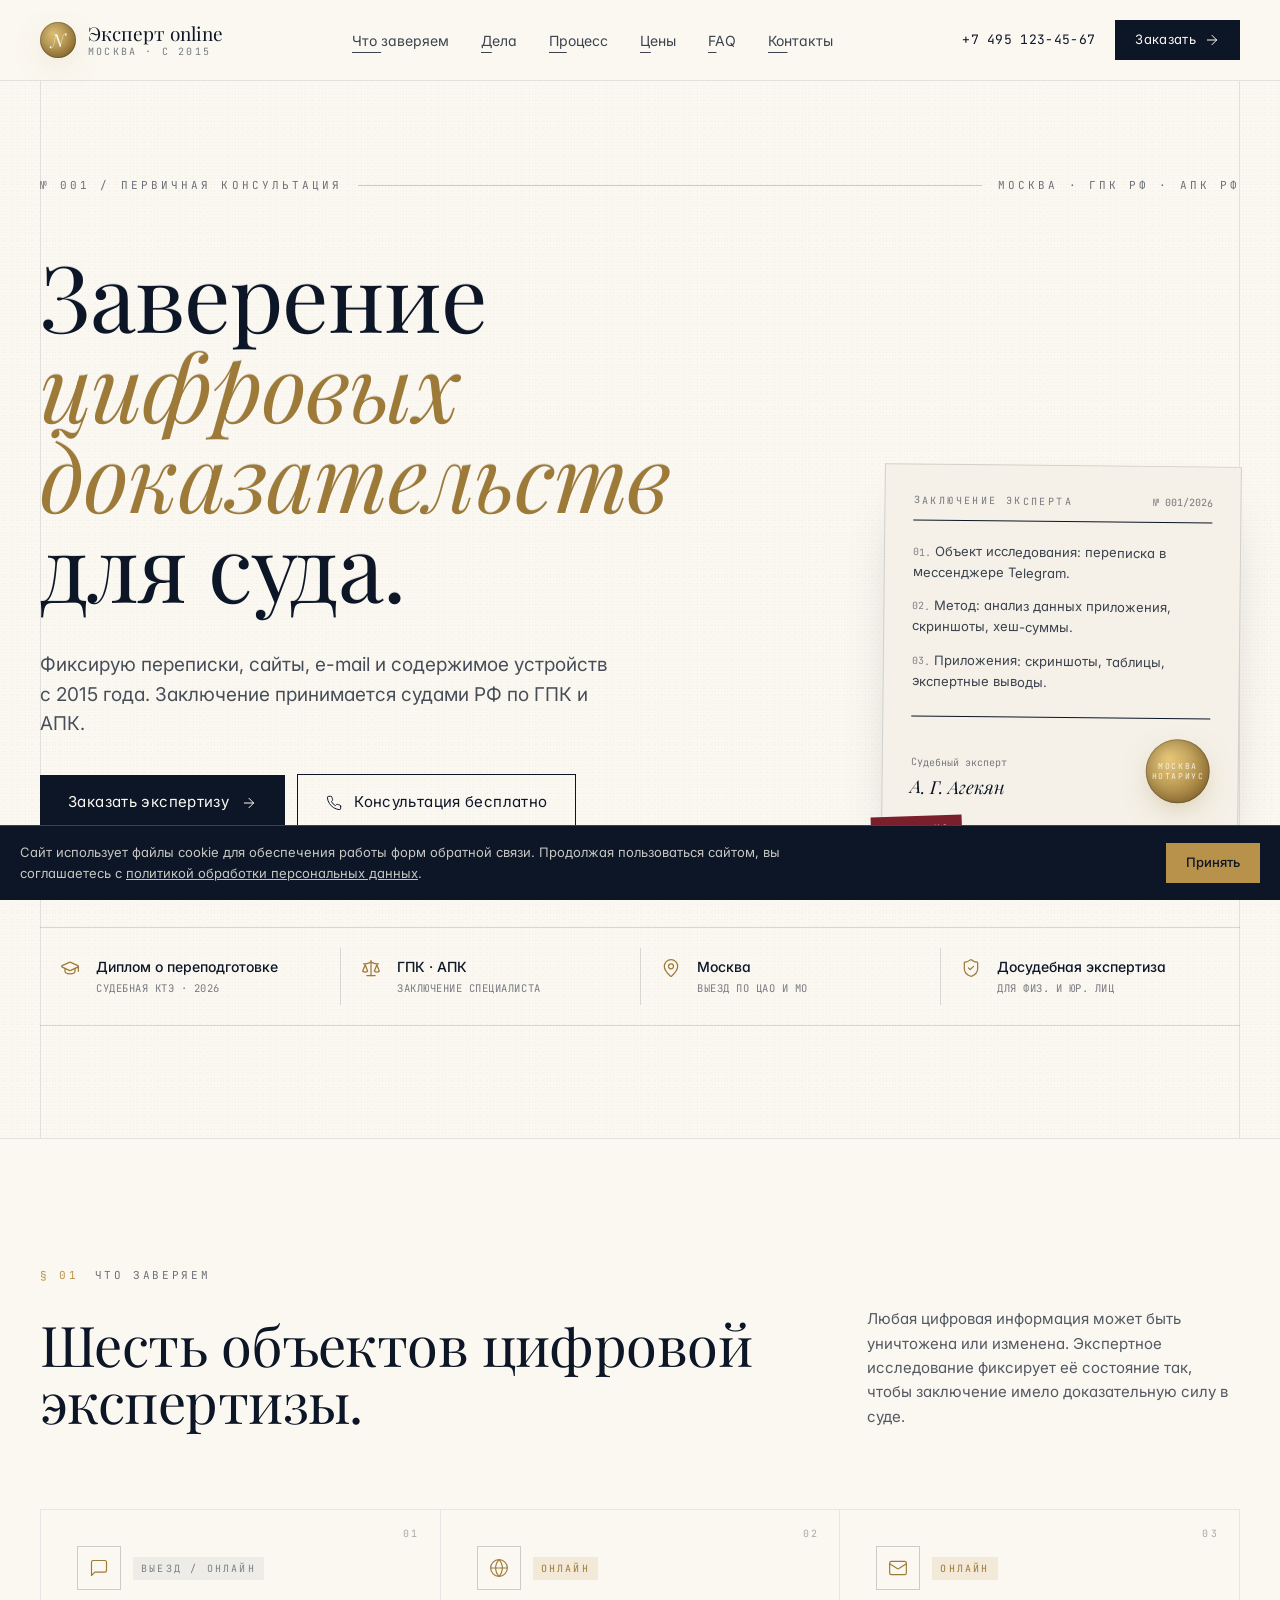
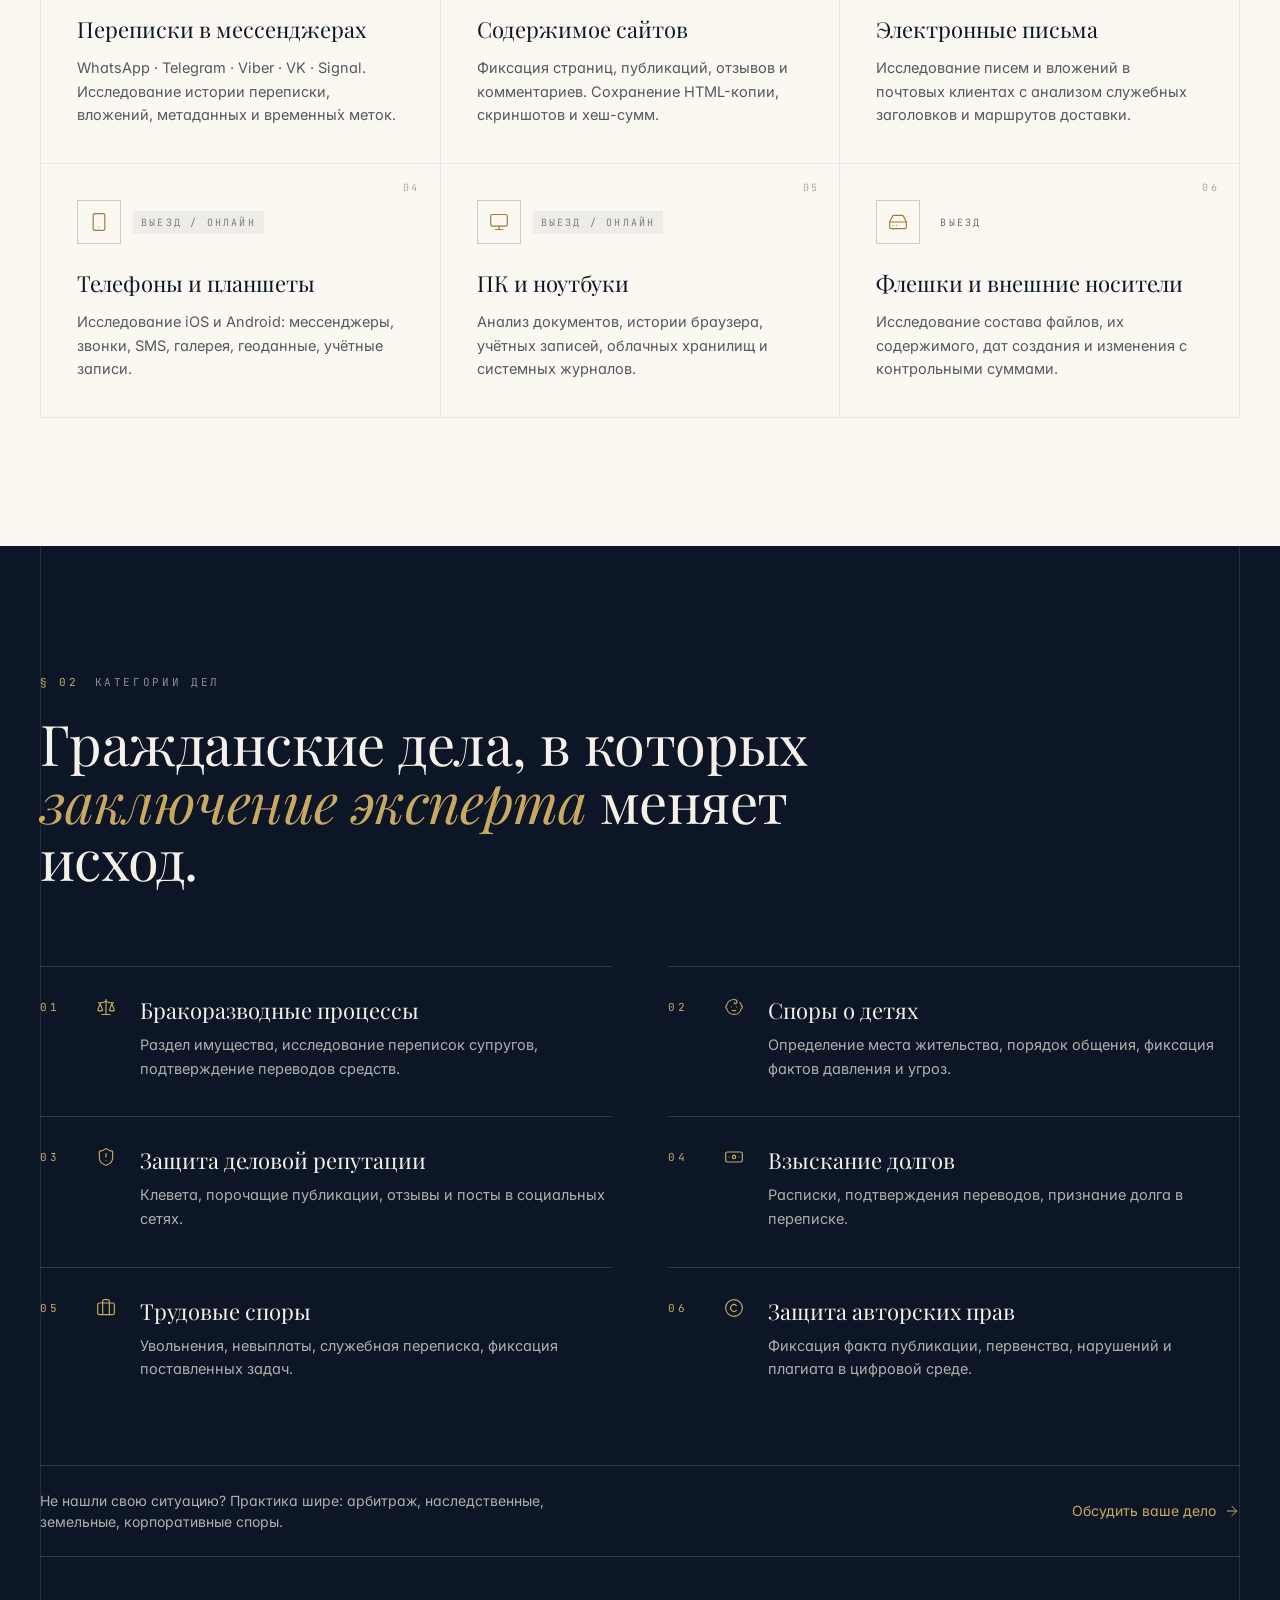
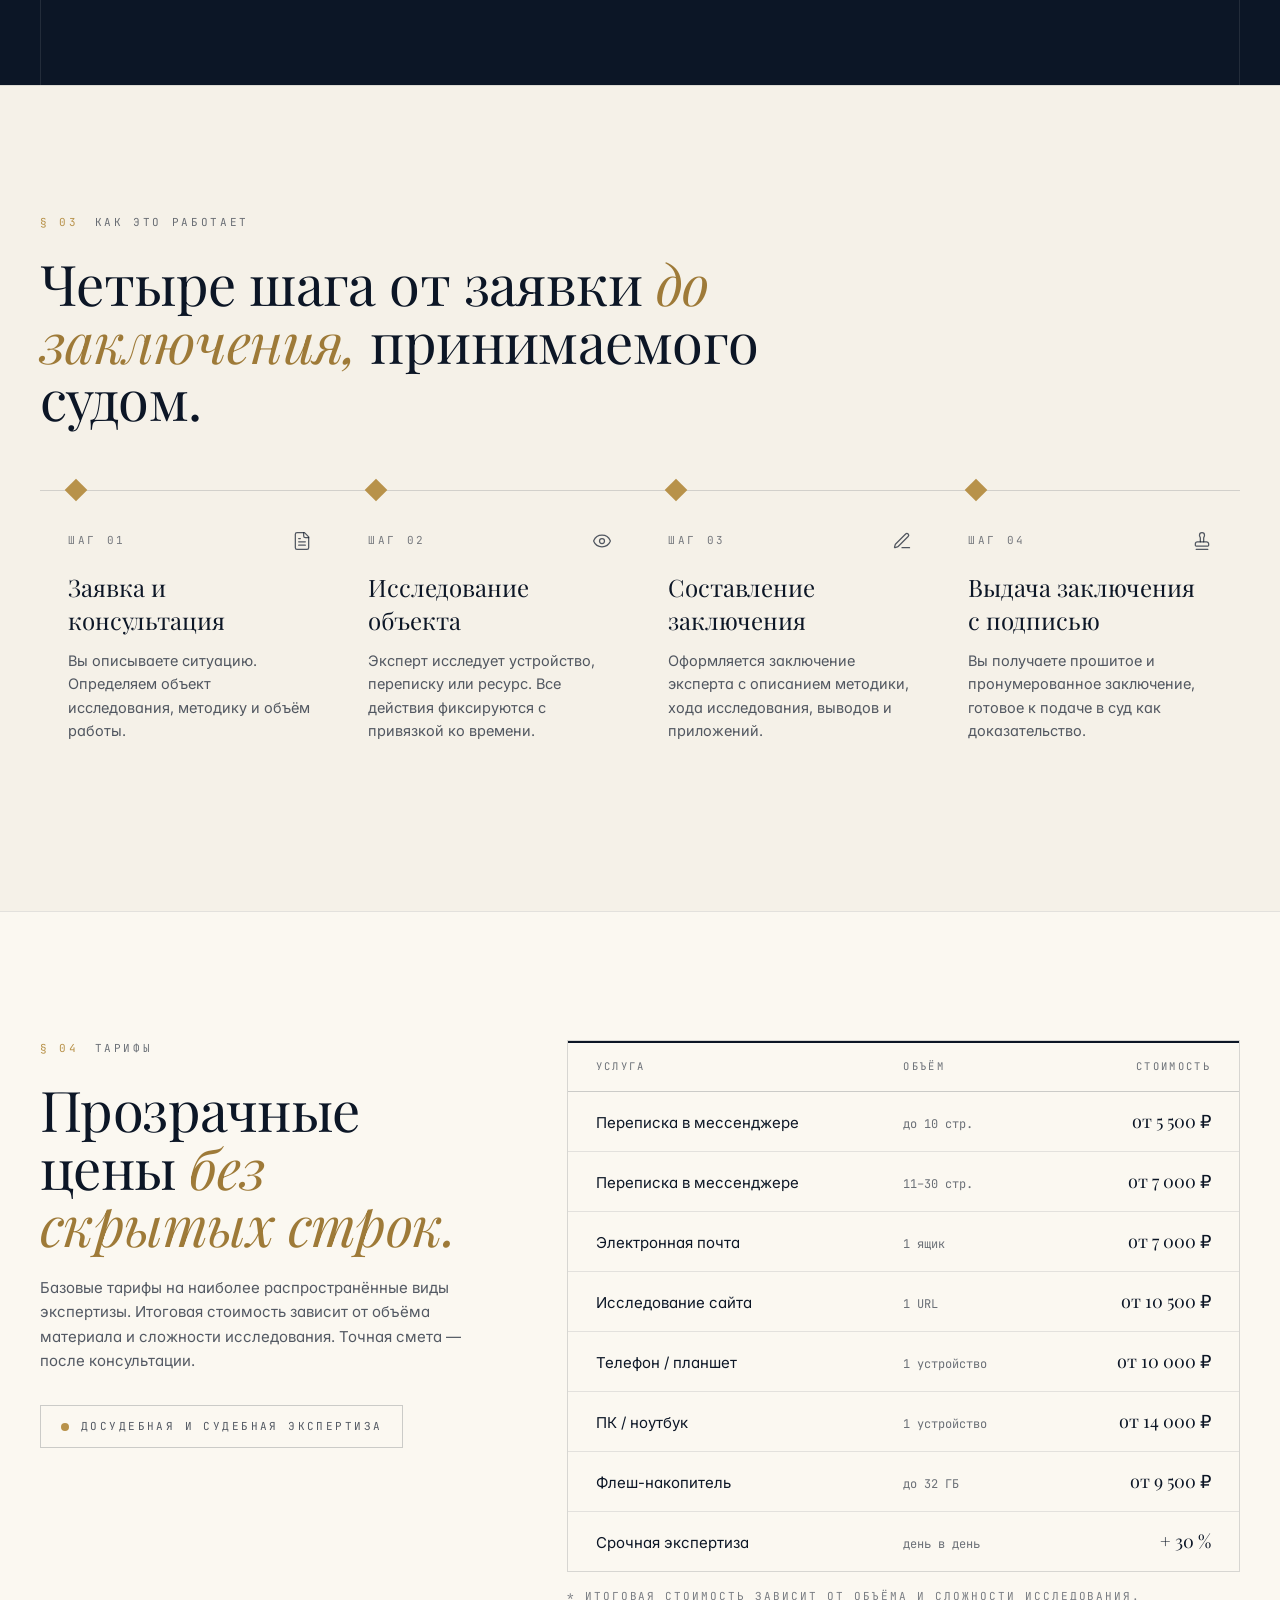
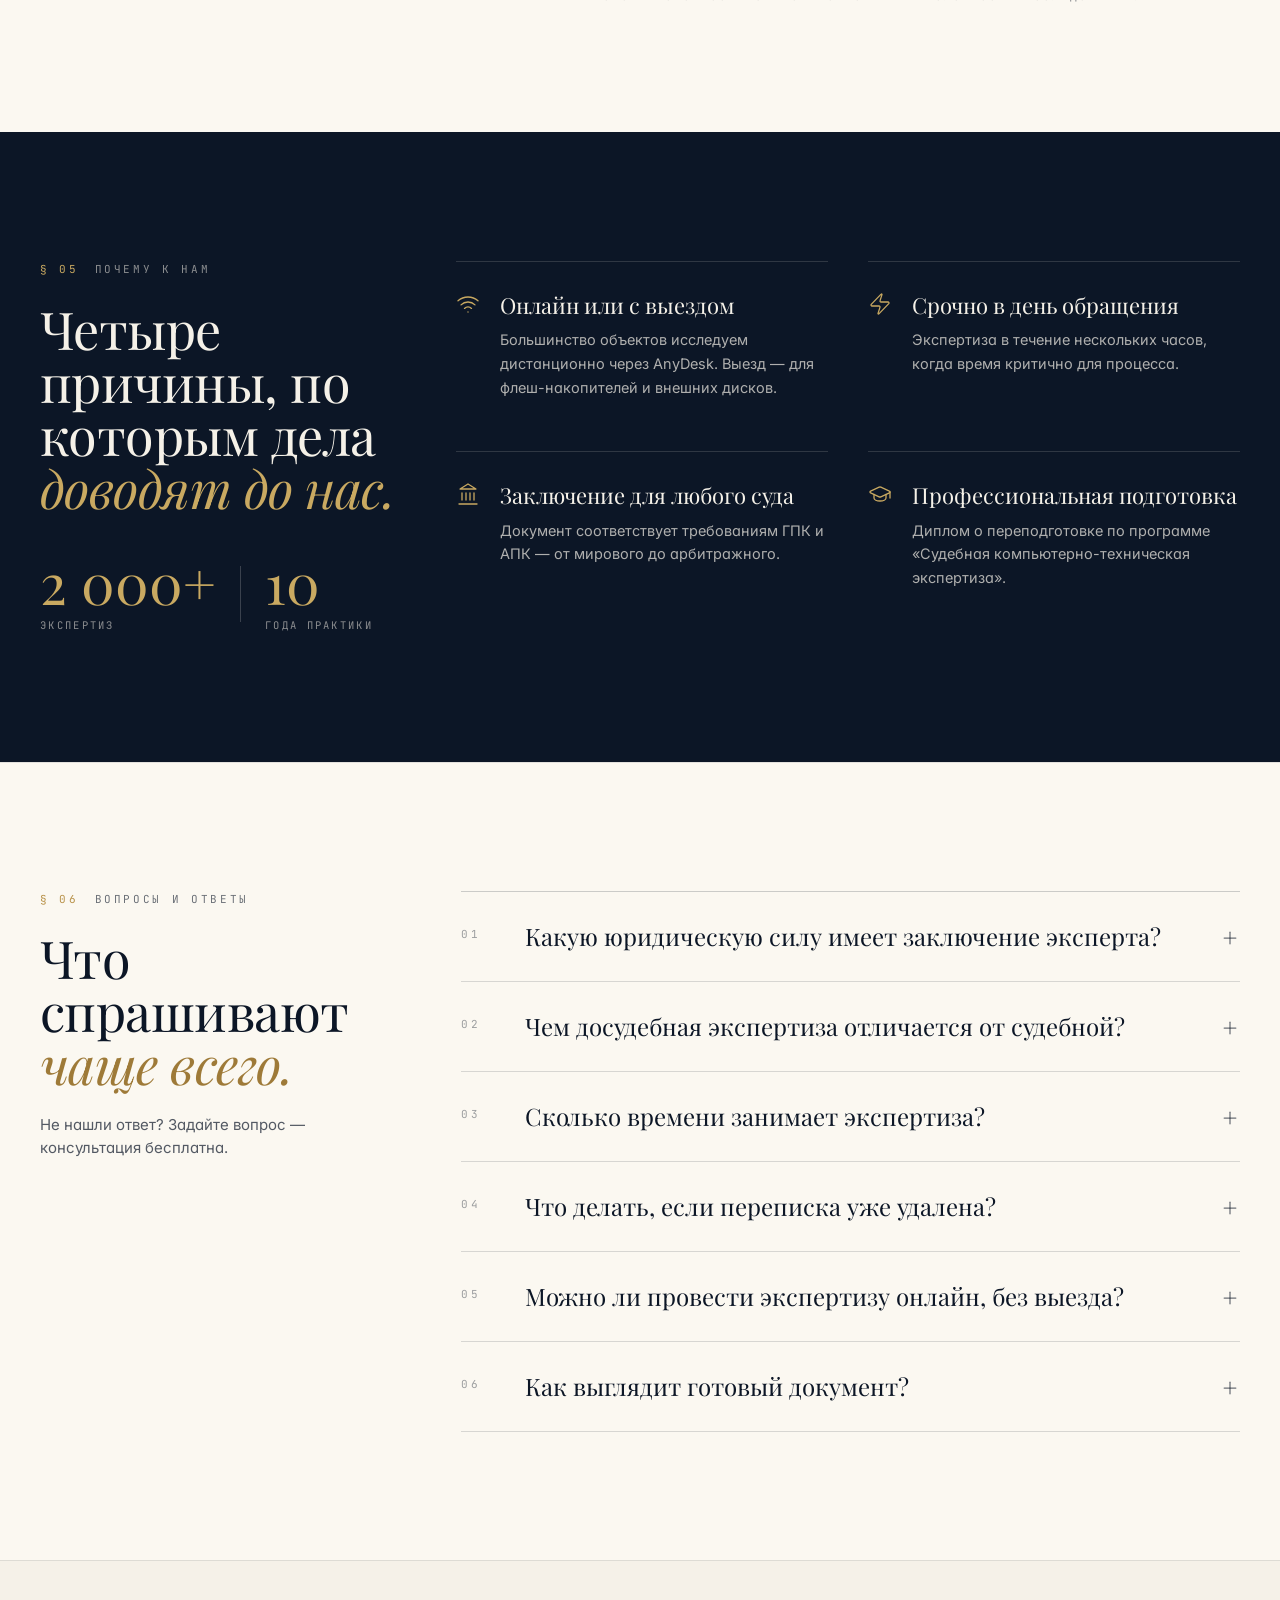
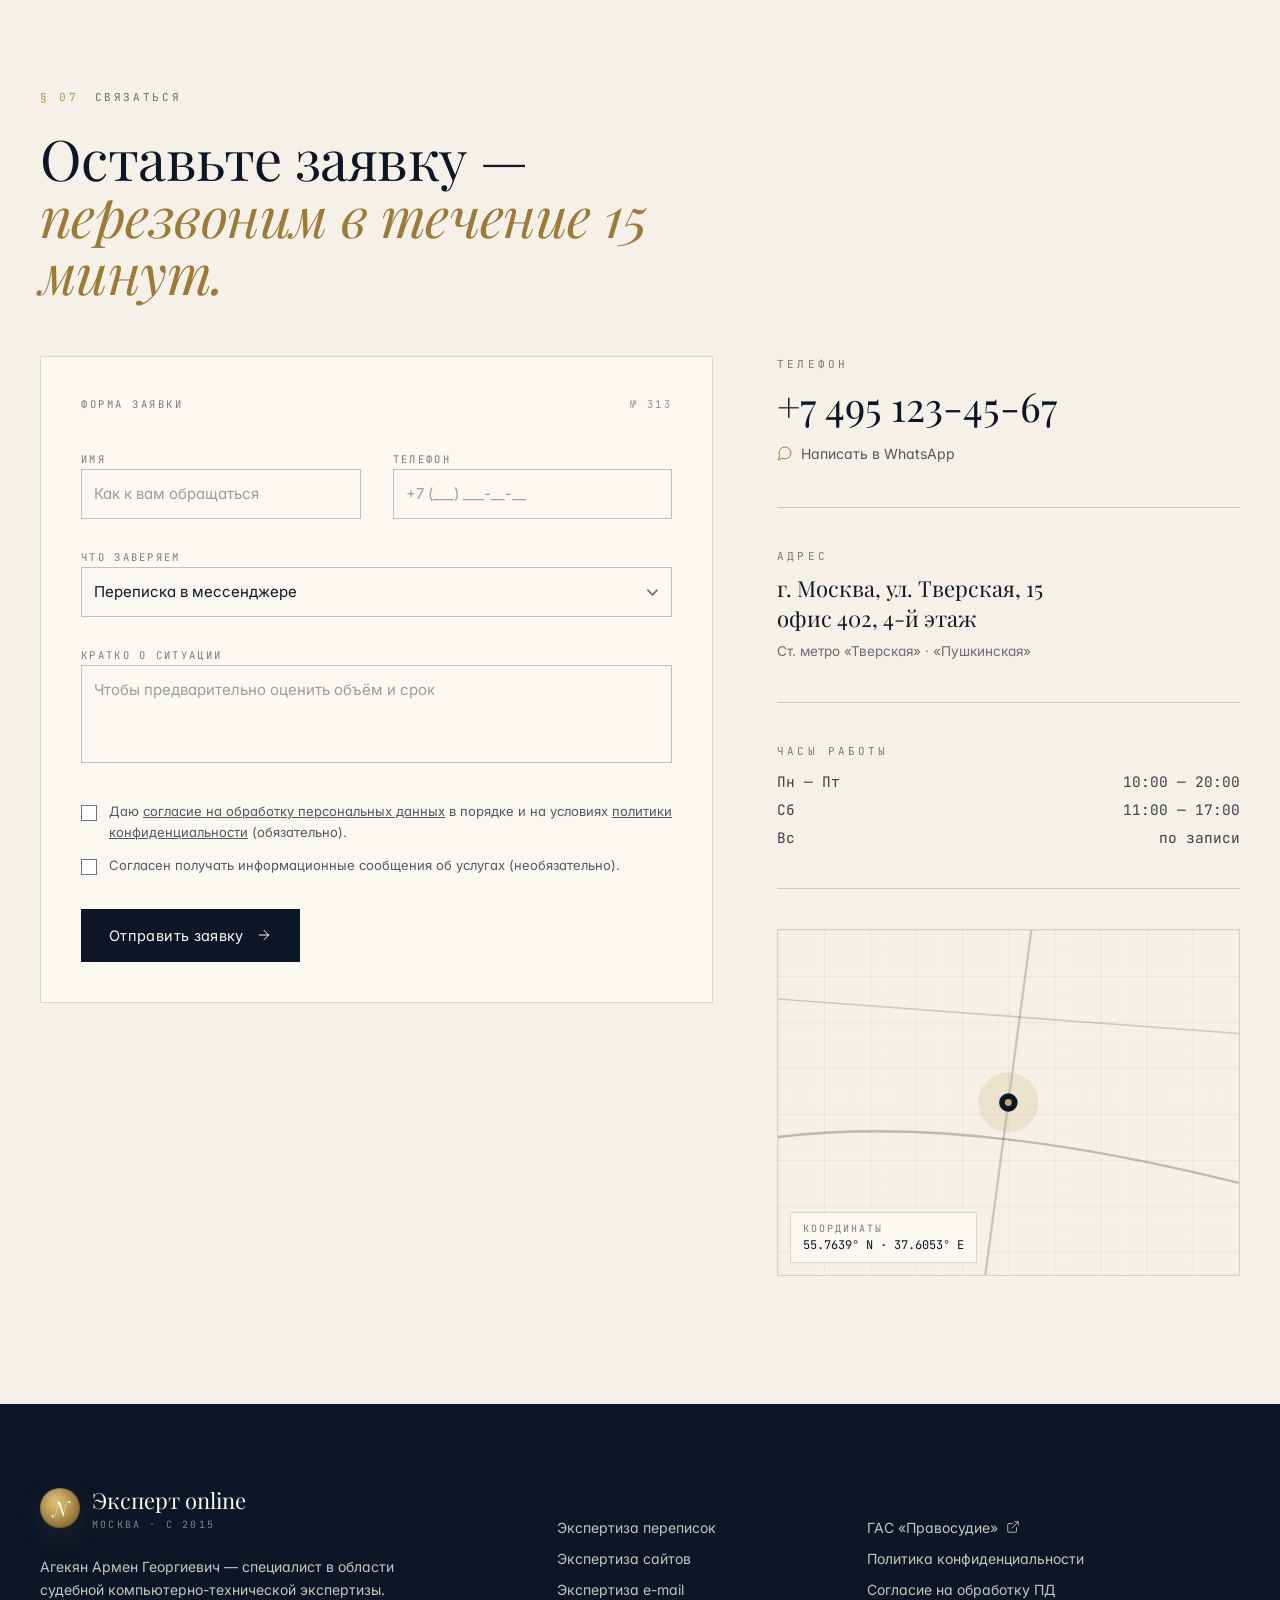
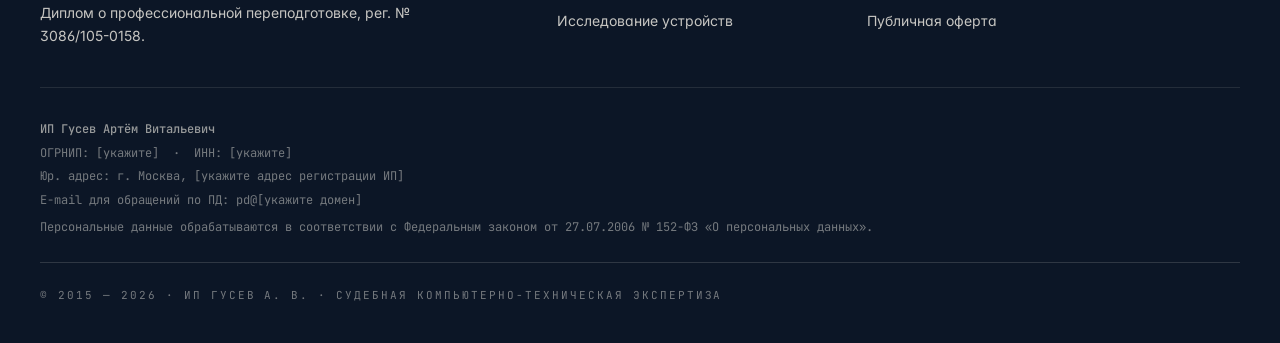
<file: index.html>
<!doctype html>
<html lang="ru">
<head>
<meta charset="utf-8" />
<meta name="viewport" content="width=device-width,initial-scale=1" />
<title>Нотариус онлайн · Заверение для суда · Москва</title>
<link rel="preconnect" href="https://fonts.googleapis.com">
<link rel="preconnect" href="https://fonts.gstatic.com" crossorigin>
<link rel="preload" as="style" href="https://fonts.googleapis.com/css2?family=Playfair+Display:ital,wght@0,400;0,600;0,700;1,400&family=Inter:wght@400;500;600&family=JetBrains+Mono:wght@400&display=swap" onload="this.onload=null;this.rel='stylesheet'">
<noscript><link href="https://fonts.googleapis.com/css2?family=Playfair+Display:ital,wght@0,400;0,600;0,700;1,400&family=Inter:wght@400;500;600&family=JetBrains+Mono:wght@400&display=swap" rel="stylesheet"></noscript>

<link rel="stylesheet" href="styles.css">

<style>
  html { scroll-behavior: smooth; }
  body { font-family: 'Inter', system-ui, sans-serif; background: #FBF8F1; color: #0C1626; font-feature-settings: "ss01","cv11"; -webkit-font-smoothing: antialiased; }
  .font-display { font-family: 'Playfair Display', Georgia, serif; }
  .font-mono    { font-family: 'JetBrains Mono', ui-monospace, monospace; }
  .rule-thick { border-top: 2px solid #0C1626; }
  .rule-thin  { border-top: 1px solid #0C1626; }
  .rule-hair  { border-top: 1px solid rgba(12,22,38,.18); }
  .reveal { opacity: 0; transform: translateY(18px); transition: opacity .9s cubic-bezier(.2,.7,.2,1), transform .9s cubic-bezier(.2,.7,.2,1); }
  .reveal.in { opacity: 1; transform: none; }
  @media (prefers-reduced-motion: reduce) { .reveal { opacity:1; transform:none; transition:none; } }
  .paper-grain { background-image: radial-gradient(rgba(12,22,38,.025) 1px, transparent 1px), radial-gradient(rgba(12,22,38,.02) 1px, transparent 1px); background-size: 3px 3px, 7px 7px; background-position: 0 0, 1px 2px; }
  .engraved { text-shadow: 0 1px 0 rgba(255,255,255,.55), 0 -1px 0 rgba(12,22,38,.12); }
  .seal { background: radial-gradient(circle at 35% 30%, #E8C879 0%, #C9A961 35%, #9E7A38 78%, #7A5A28 100%); box-shadow: inset 0 0 0 1px rgba(0,0,0,.18), inset 0 0 18px rgba(0,0,0,.25), 0 10px 30px -10px rgba(158,122,56,.5); }
  .link-underline { position: relative; }
  .link-underline::after { content:""; position:absolute; left:0; right:0; bottom:-2px; height:1px; background:currentColor; transform:scaleX(.3); transform-origin:left; transition: transform .4s; }
  .link-underline:hover::after { transform:scaleX(1); }
  details > summary { list-style: none; cursor: pointer; }
  details > summary::-webkit-details-marker { display: none; }
  details[open] .chev { transform: rotate(45deg); }
  .chev { transition: transform .35s cubic-bezier(.2,.7,.2,1); }
  .field:invalid[data-touched="true"] { border-color: #7A1F2B; }
  input, textarea, select { font-family: 'Inter', sans-serif; }
  @media (min-width: 1024px){ .col-rule > * + * { border-left: 1px solid rgba(12,22,38,.14); } }
</style>
</head>
<body>

<div id="root"></div>

<script>
  // Load Netlify Identity only when needed (invite/recovery tokens in URL)
  if (location.hash.includes('invite_token') || location.hash.includes('recovery_token') || location.hash.includes('confirmation_token')) {
    var s = document.createElement('script');
    s.src = 'https://identity.netlify.com/v1/netlify-identity-widget.js';
    s.onload = function() {
      if (window.netlifyIdentity) {
        window.netlifyIdentity.on('init', function(user) {
          if (!user) {
            window.netlifyIdentity.on('login', function() {
              document.location.href = '/admin/';
            });
          }
        });
      }
    };
    document.head.appendChild(s);
  }
</script>
<script defer src="react.min.js"></script>
<script defer src="react-dom.min.js"></script>
<script defer src="lucide.min.js"></script>
<script defer src="app.js"></script>
</body>
</html>
</file>
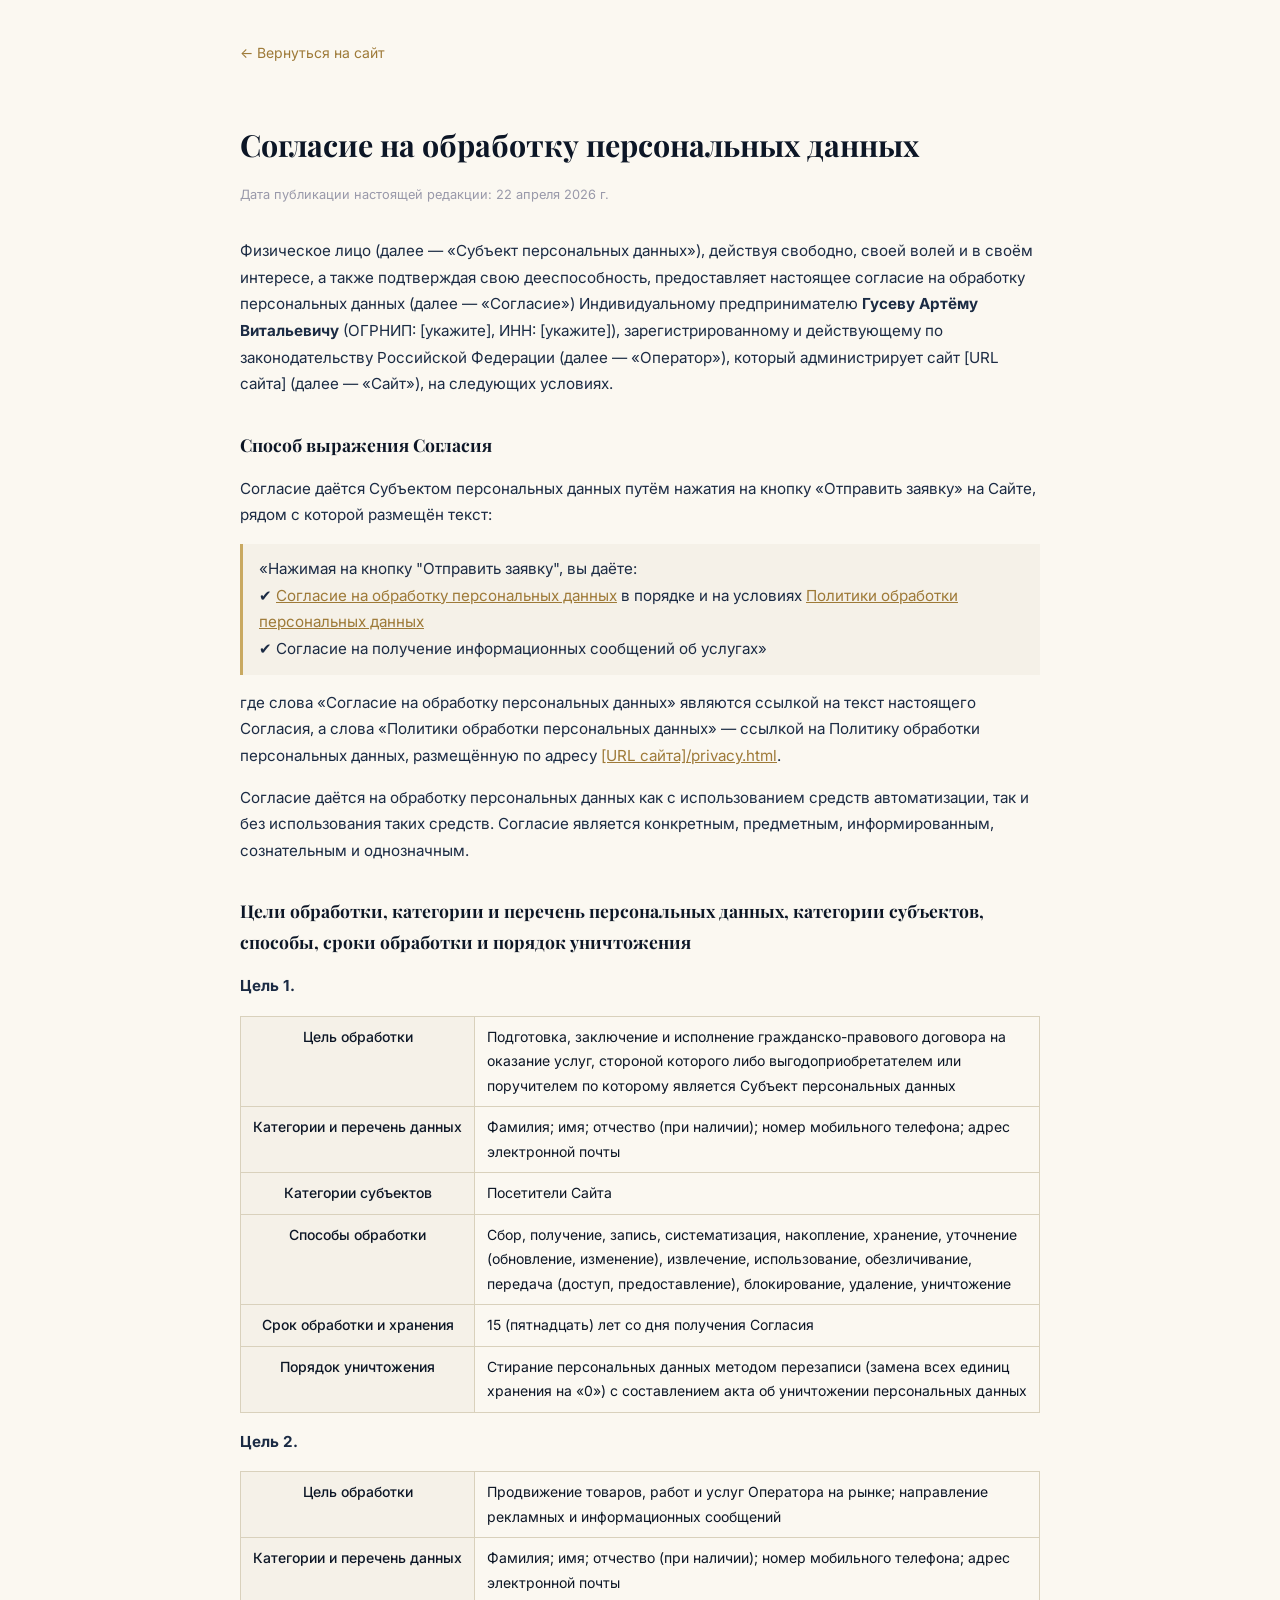
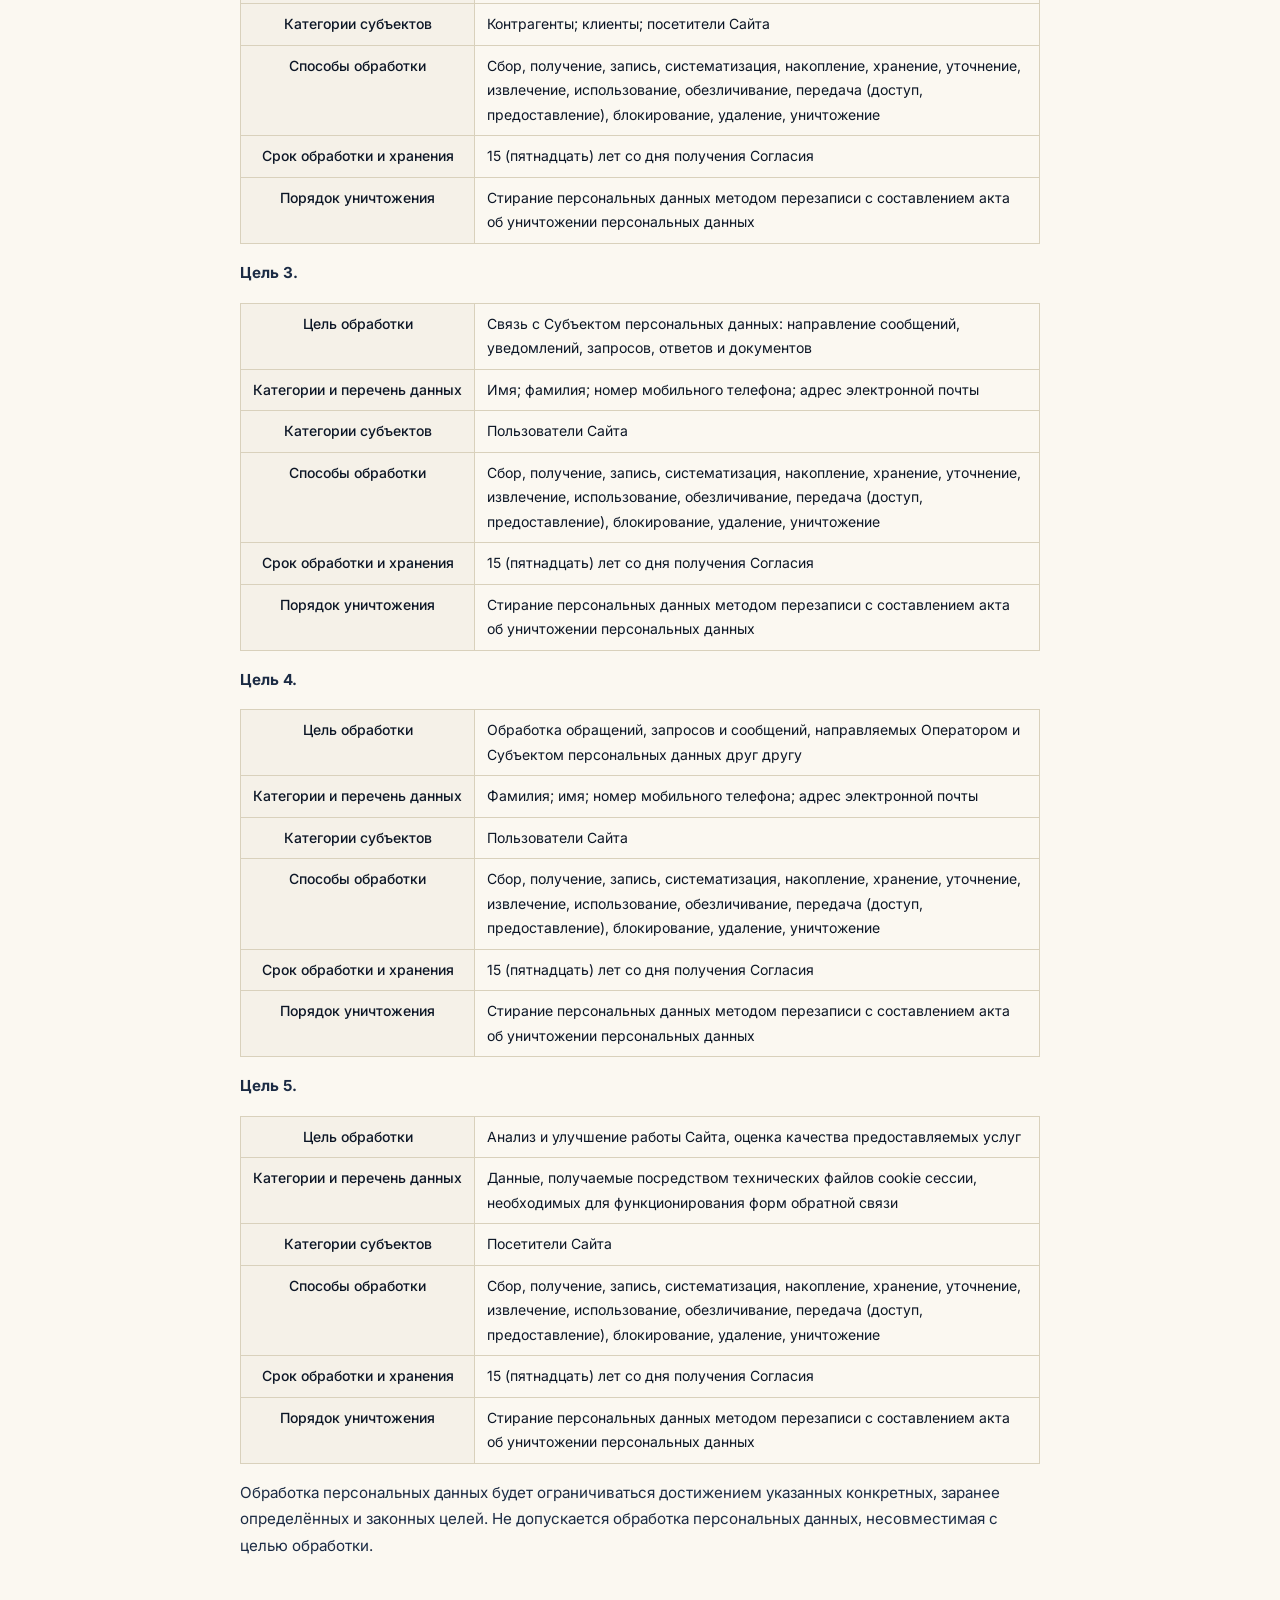
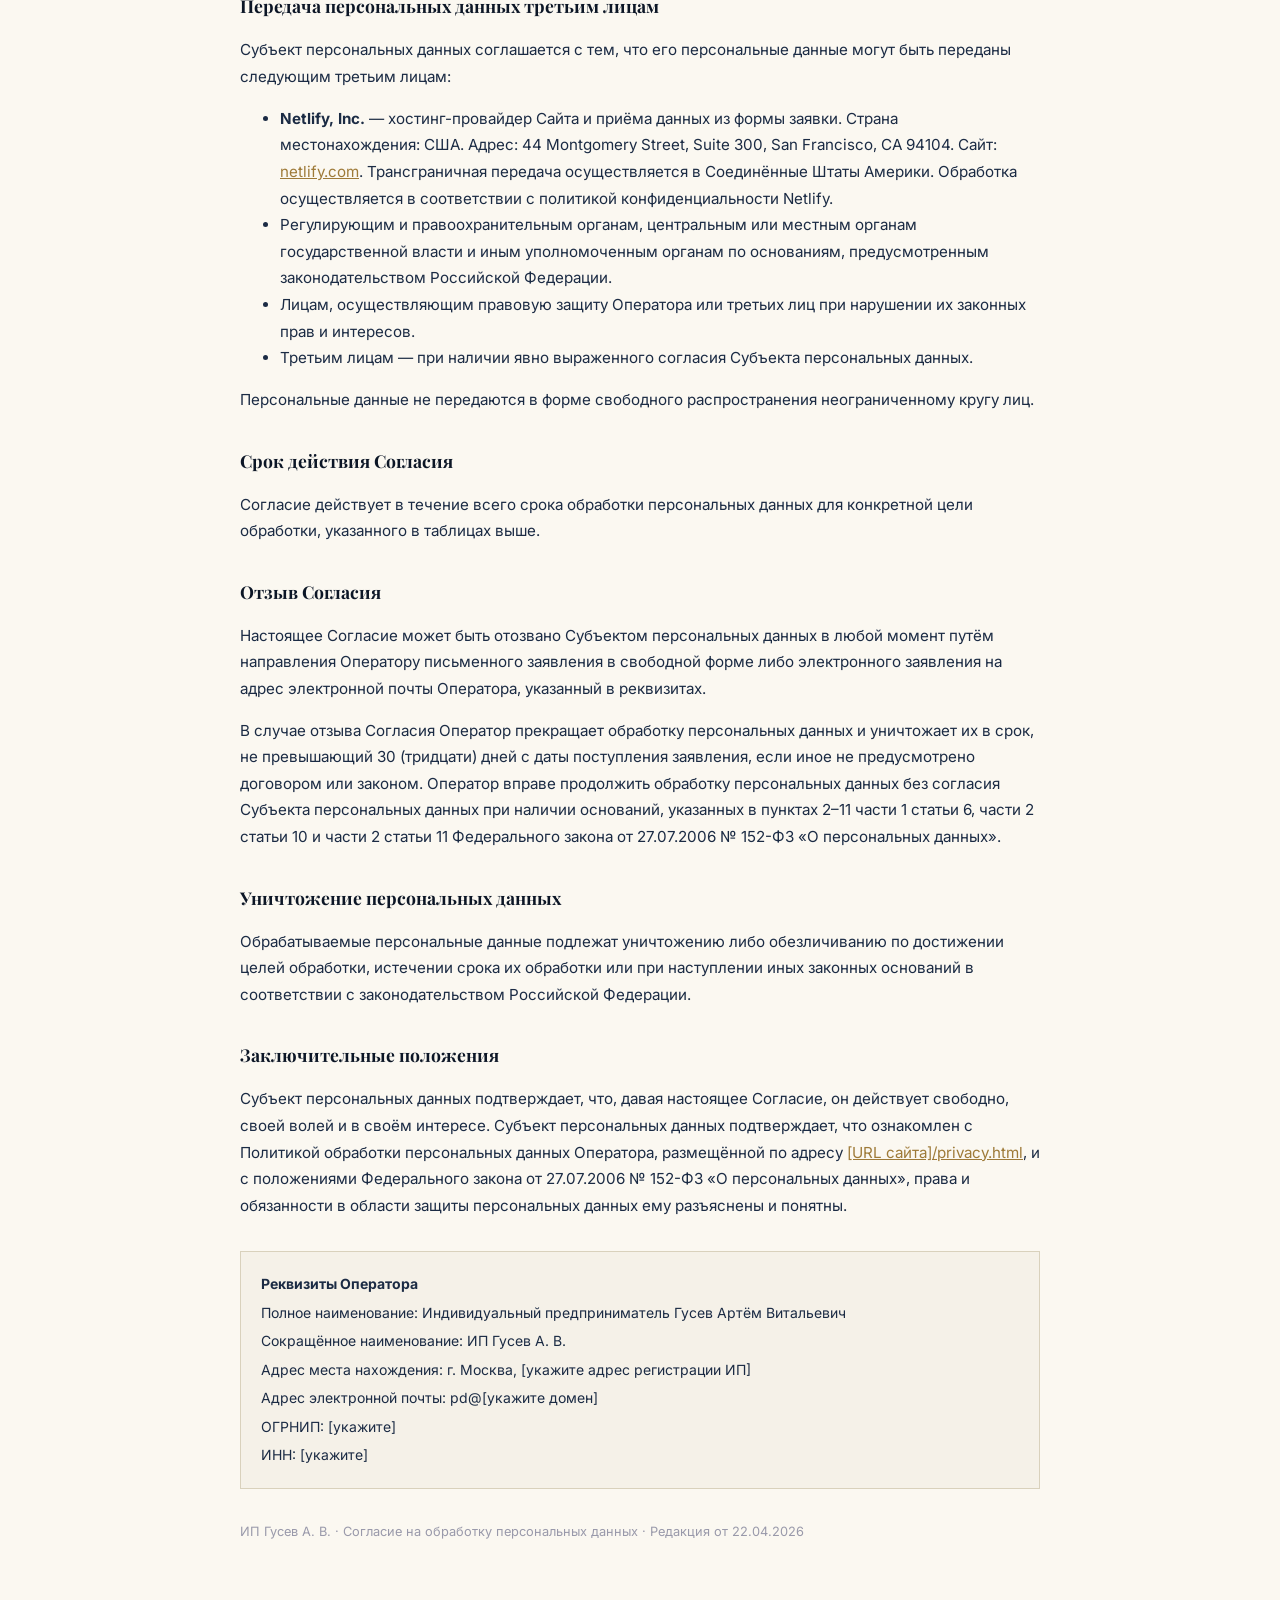
<file: consent.html>
<!doctype html>
<html lang="ru">
<head>
<meta charset="utf-8"/>
<meta name="viewport" content="width=device-width,initial-scale=1"/>
<title>Согласие на обработку персональных данных</title>
<link href="https://fonts.googleapis.com/css2?family=Playfair+Display:wght@400;600&family=Inter:wght@400;500&display=swap" rel="stylesheet">
<style>
  body { font-family: 'Inter', sans-serif; background: #FBF8F1; color: #0C1626; max-width: 800px; margin: 0 auto; padding: 40px 20px 80px; line-height: 1.75; font-size: 0.95rem; }
  h1 { font-family: 'Playfair Display', serif; font-size: 1.9rem; margin-bottom: 0.25rem; }
  h2 { font-family: 'Playfair Display', serif; font-size: 1.1rem; margin-top: 2rem; margin-bottom: 0.4rem; }
  p, li { color: #1B2B44; }
  a { color: #9E7A38; }
  .back { display: inline-block; margin-bottom: 2rem; font-size: 0.875rem; color: #9E7A38; text-decoration: none; }
  .meta { font-size: 0.8rem; color: #9999aa; margin-bottom: 2rem; }
  table { width: 100%; border-collapse: collapse; margin: 1rem 0; font-size: 0.875rem; }
  td, th { border: 1px solid #D9D1BC; padding: 8px 12px; vertical-align: top; }
  th { background: #F5F1E8; font-weight: 500; white-space: nowrap; }
  .req { background: #F5F1E8; border: 1px solid #D9D1BC; padding: 16px 20px; margin-top: 2rem; font-size: 0.875rem; }
  .req p { margin: 0.25rem 0; }
</style>
</head>
<body>
<a href="/" class="back">← Вернуться на сайт</a>
<h1>Согласие на обработку персональных данных</h1>
<p class="meta">Дата публикации настоящей редакции: 22 апреля 2026 г.</p>

<p>
  Физическое лицо (далее — «Субъект персональных данных»), действуя свободно, своей волей
  и в своём интересе, а также подтверждая свою дееспособность, предоставляет настоящее
  согласие на обработку персональных данных (далее — «Согласие») Индивидуальному предпринимателю
  <strong>Гусеву Артёму Витальевичу</strong> (ОГРНИП: [укажите], ИНН: [укажите]),
  зарегистрированному и действующему по законодательству Российской Федерации
  (далее — «Оператор»), который администрирует сайт [URL сайта] (далее — «Сайт»),
  на следующих условиях.
</p>

<h2>Способ выражения Согласия</h2>
<p>
  Согласие даётся Субъектом персональных данных путём нажатия на кнопку «Отправить заявку»
  на Сайте, рядом с которой размещён текст:
</p>
<p style="padding: 12px 16px; background:#F5F1E8; border-left: 3px solid #C9A961;">
  «Нажимая на кнопку "Отправить заявку", вы даёте:<br>
  ✔ <a href="/consent.html">Согласие на обработку персональных данных</a> в порядке и на условиях
  <a href="/privacy.html">Политики обработки персональных данных</a><br>
  ✔ Согласие на получение информационных сообщений об услугах»
</p>
<p>
  где слова «Согласие на обработку персональных данных» являются ссылкой на текст настоящего
  Согласия, а слова «Политики обработки персональных данных» — ссылкой на Политику
  обработки персональных данных, размещённую по адресу
  <a href="/privacy.html">[URL сайта]/privacy.html</a>.
</p>
<p>
  Согласие даётся на обработку персональных данных как с использованием средств автоматизации,
  так и без использования таких средств. Согласие является конкретным, предметным,
  информированным, сознательным и однозначным.
</p>

<h2>Цели обработки, категории и перечень персональных данных, категории субъектов, способы, сроки обработки и порядок уничтожения</h2>

<p><strong>Цель 1.</strong></p>
<table>
  <tr><th>Цель обработки</th><td>Подготовка, заключение и исполнение гражданско-правового договора на оказание услуг, стороной которого либо выгодоприобретателем или поручителем по которому является Субъект персональных данных</td></tr>
  <tr><th>Категории и перечень данных</th><td>Фамилия; имя; отчество (при наличии); номер мобильного телефона; адрес электронной почты</td></tr>
  <tr><th>Категории субъектов</th><td>Посетители Сайта</td></tr>
  <tr><th>Способы обработки</th><td>Сбор, получение, запись, систематизация, накопление, хранение, уточнение (обновление, изменение), извлечение, использование, обезличивание, передача (доступ, предоставление), блокирование, удаление, уничтожение</td></tr>
  <tr><th>Срок обработки и хранения</th><td>15 (пятнадцать) лет со дня получения Согласия</td></tr>
  <tr><th>Порядок уничтожения</th><td>Стирание персональных данных методом перезаписи (замена всех единиц хранения на «0») с составлением акта об уничтожении персональных данных</td></tr>
</table>

<p><strong>Цель 2.</strong></p>
<table>
  <tr><th>Цель обработки</th><td>Продвижение товаров, работ и услуг Оператора на рынке; направление рекламных и информационных сообщений</td></tr>
  <tr><th>Категории и перечень данных</th><td>Фамилия; имя; отчество (при наличии); номер мобильного телефона; адрес электронной почты</td></tr>
  <tr><th>Категории субъектов</th><td>Контрагенты; клиенты; посетители Сайта</td></tr>
  <tr><th>Способы обработки</th><td>Сбор, получение, запись, систематизация, накопление, хранение, уточнение, извлечение, использование, обезличивание, передача (доступ, предоставление), блокирование, удаление, уничтожение</td></tr>
  <tr><th>Срок обработки и хранения</th><td>15 (пятнадцать) лет со дня получения Согласия</td></tr>
  <tr><th>Порядок уничтожения</th><td>Стирание персональных данных методом перезаписи с составлением акта об уничтожении персональных данных</td></tr>
</table>

<p><strong>Цель 3.</strong></p>
<table>
  <tr><th>Цель обработки</th><td>Связь с Субъектом персональных данных: направление сообщений, уведомлений, запросов, ответов и документов</td></tr>
  <tr><th>Категории и перечень данных</th><td>Имя; фамилия; номер мобильного телефона; адрес электронной почты</td></tr>
  <tr><th>Категории субъектов</th><td>Пользователи Сайта</td></tr>
  <tr><th>Способы обработки</th><td>Сбор, получение, запись, систематизация, накопление, хранение, уточнение, извлечение, использование, обезличивание, передача (доступ, предоставление), блокирование, удаление, уничтожение</td></tr>
  <tr><th>Срок обработки и хранения</th><td>15 (пятнадцать) лет со дня получения Согласия</td></tr>
  <tr><th>Порядок уничтожения</th><td>Стирание персональных данных методом перезаписи с составлением акта об уничтожении персональных данных</td></tr>
</table>

<p><strong>Цель 4.</strong></p>
<table>
  <tr><th>Цель обработки</th><td>Обработка обращений, запросов и сообщений, направляемых Оператором и Субъектом персональных данных друг другу</td></tr>
  <tr><th>Категории и перечень данных</th><td>Фамилия; имя; номер мобильного телефона; адрес электронной почты</td></tr>
  <tr><th>Категории субъектов</th><td>Пользователи Сайта</td></tr>
  <tr><th>Способы обработки</th><td>Сбор, получение, запись, систематизация, накопление, хранение, уточнение, извлечение, использование, обезличивание, передача (доступ, предоставление), блокирование, удаление, уничтожение</td></tr>
  <tr><th>Срок обработки и хранения</th><td>15 (пятнадцать) лет со дня получения Согласия</td></tr>
  <tr><th>Порядок уничтожения</th><td>Стирание персональных данных методом перезаписи с составлением акта об уничтожении персональных данных</td></tr>
</table>

<p><strong>Цель 5.</strong></p>
<table>
  <tr><th>Цель обработки</th><td>Анализ и улучшение работы Сайта, оценка качества предоставляемых услуг</td></tr>
  <tr><th>Категории и перечень данных</th><td>Данные, получаемые посредством технических файлов cookie сессии, необходимых для функционирования форм обратной связи</td></tr>
  <tr><th>Категории субъектов</th><td>Посетители Сайта</td></tr>
  <tr><th>Способы обработки</th><td>Сбор, получение, запись, систематизация, накопление, хранение, уточнение, извлечение, использование, обезличивание, передача (доступ, предоставление), блокирование, удаление, уничтожение</td></tr>
  <tr><th>Срок обработки и хранения</th><td>15 (пятнадцать) лет со дня получения Согласия</td></tr>
  <tr><th>Порядок уничтожения</th><td>Стирание персональных данных методом перезаписи с составлением акта об уничтожении персональных данных</td></tr>
</table>

<p>
  Обработка персональных данных будет ограничиваться достижением указанных конкретных,
  заранее определённых и законных целей. Не допускается обработка персональных данных,
  несовместимая с целью обработки.
</p>

<h2>Передача персональных данных третьим лицам</h2>
<p>Субъект персональных данных соглашается с тем, что его персональные данные могут быть переданы следующим третьим лицам:</p>
<ul>
  <li>
    <strong>Netlify, Inc.</strong> — хостинг-провайдер Сайта и приёма данных из формы заявки.
    Страна местонахождения: США. Адрес: 44 Montgomery Street, Suite 300, San Francisco, CA 94104.
    Сайт: <a href="https://www.netlify.com" target="_blank" rel="noopener">netlify.com</a>.
    Трансграничная передача осуществляется в Соединённые Штаты Америки. Обработка осуществляется
    в соответствии с политикой конфиденциальности Netlify.
  </li>
  <li>Регулирующим и правоохранительным органам, центральным или местным органам государственной власти и иным уполномоченным органам по основаниям, предусмотренным законодательством Российской Федерации.</li>
  <li>Лицам, осуществляющим правовую защиту Оператора или третьих лиц при нарушении их законных прав и интересов.</li>
  <li>Третьим лицам — при наличии явно выраженного согласия Субъекта персональных данных.</li>
</ul>
<p>
  Персональные данные не передаются в форме свободного распространения неограниченному кругу лиц.
</p>

<h2>Срок действия Согласия</h2>
<p>
  Согласие действует в течение всего срока обработки персональных данных для конкретной цели
  обработки, указанного в таблицах выше.
</p>

<h2>Отзыв Согласия</h2>
<p>
  Настоящее Согласие может быть отозвано Субъектом персональных данных в любой момент
  путём направления Оператору письменного заявления в свободной форме либо электронного
  заявления на адрес электронной почты Оператора, указанный в реквизитах.
</p>
<p>
  В случае отзыва Согласия Оператор прекращает обработку персональных данных и уничтожает
  их в срок, не превышающий 30 (тридцати) дней с даты поступления заявления, если иное
  не предусмотрено договором или законом. Оператор вправе продолжить обработку персональных
  данных без согласия Субъекта персональных данных при наличии оснований, указанных
  в пунктах 2–11 части 1 статьи 6, части 2 статьи 10 и части 2 статьи 11 Федерального
  закона от 27.07.2006 № 152-ФЗ «О персональных данных».
</p>

<h2>Уничтожение персональных данных</h2>
<p>
  Обрабатываемые персональные данные подлежат уничтожению либо обезличиванию по достижении
  целей обработки, истечении срока их обработки или при наступлении иных законных оснований
  в соответствии с законодательством Российской Федерации.
</p>

<h2>Заключительные положения</h2>
<p>
  Субъект персональных данных подтверждает, что, давая настоящее Согласие, он действует
  свободно, своей волей и в своём интересе. Субъект персональных данных подтверждает,
  что ознакомлен с Политикой обработки персональных данных Оператора, размещённой
  по адресу <a href="/privacy.html">[URL сайта]/privacy.html</a>, и с положениями Федерального
  закона от 27.07.2006 № 152-ФЗ «О персональных данных», права и обязанности в области
  защиты персональных данных ему разъяснены и понятны.
</p>

<div class="req">
  <p><strong>Реквизиты Оператора</strong></p>
  <p>Полное наименование: Индивидуальный предприниматель Гусев Артём Витальевич</p>
  <p>Сокращённое наименование: ИП Гусев А. В.</p>
  <p>Адрес места нахождения: г. Москва, [укажите адрес регистрации ИП]</p>
  <p>Адрес электронной почты: pd@[укажите домен]</p>
  <p>ОГРНИП: [укажите]</p>
  <p>ИНН: [укажите]</p>
</div>

<p style="margin-top:2rem; font-size:0.8rem; color:#9999aa;">
  ИП Гусев А. В. · Согласие на обработку персональных данных · Редакция от 22.04.2026
</p>
</body>
</html>
</file>
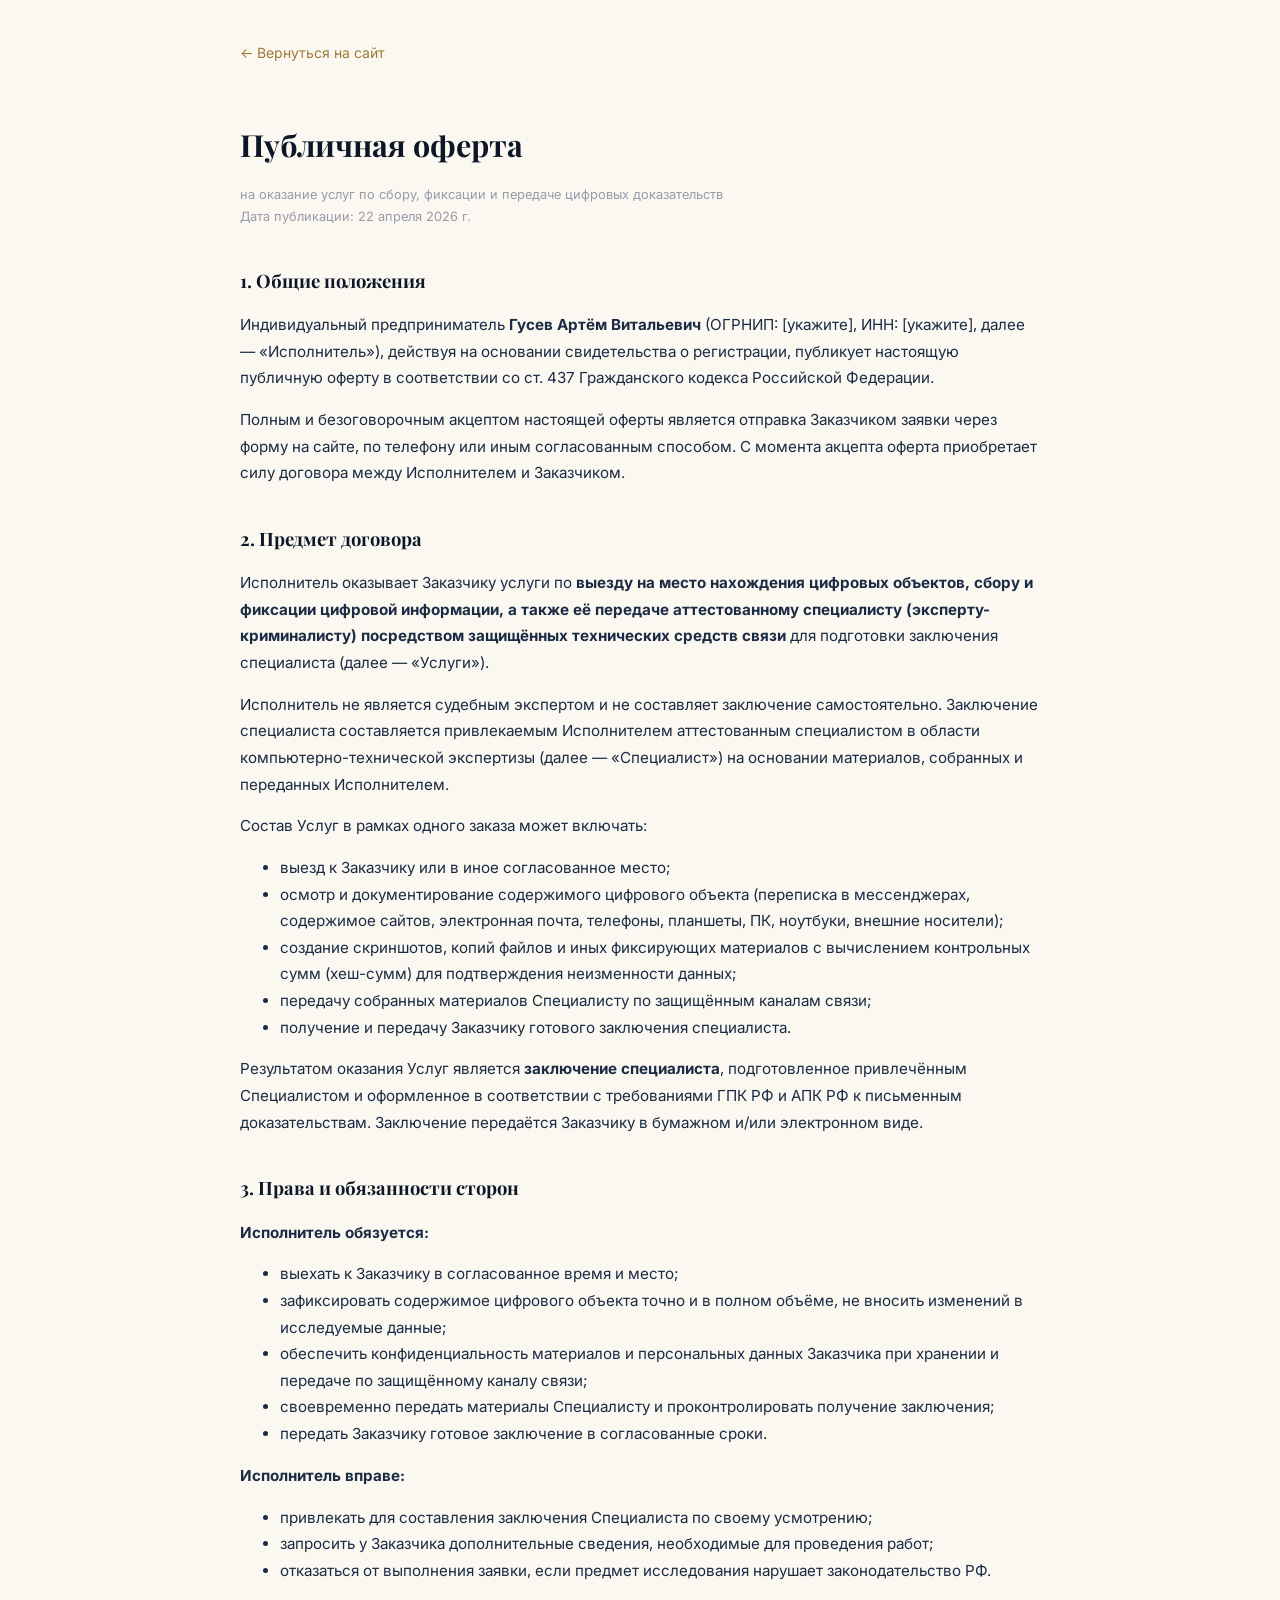
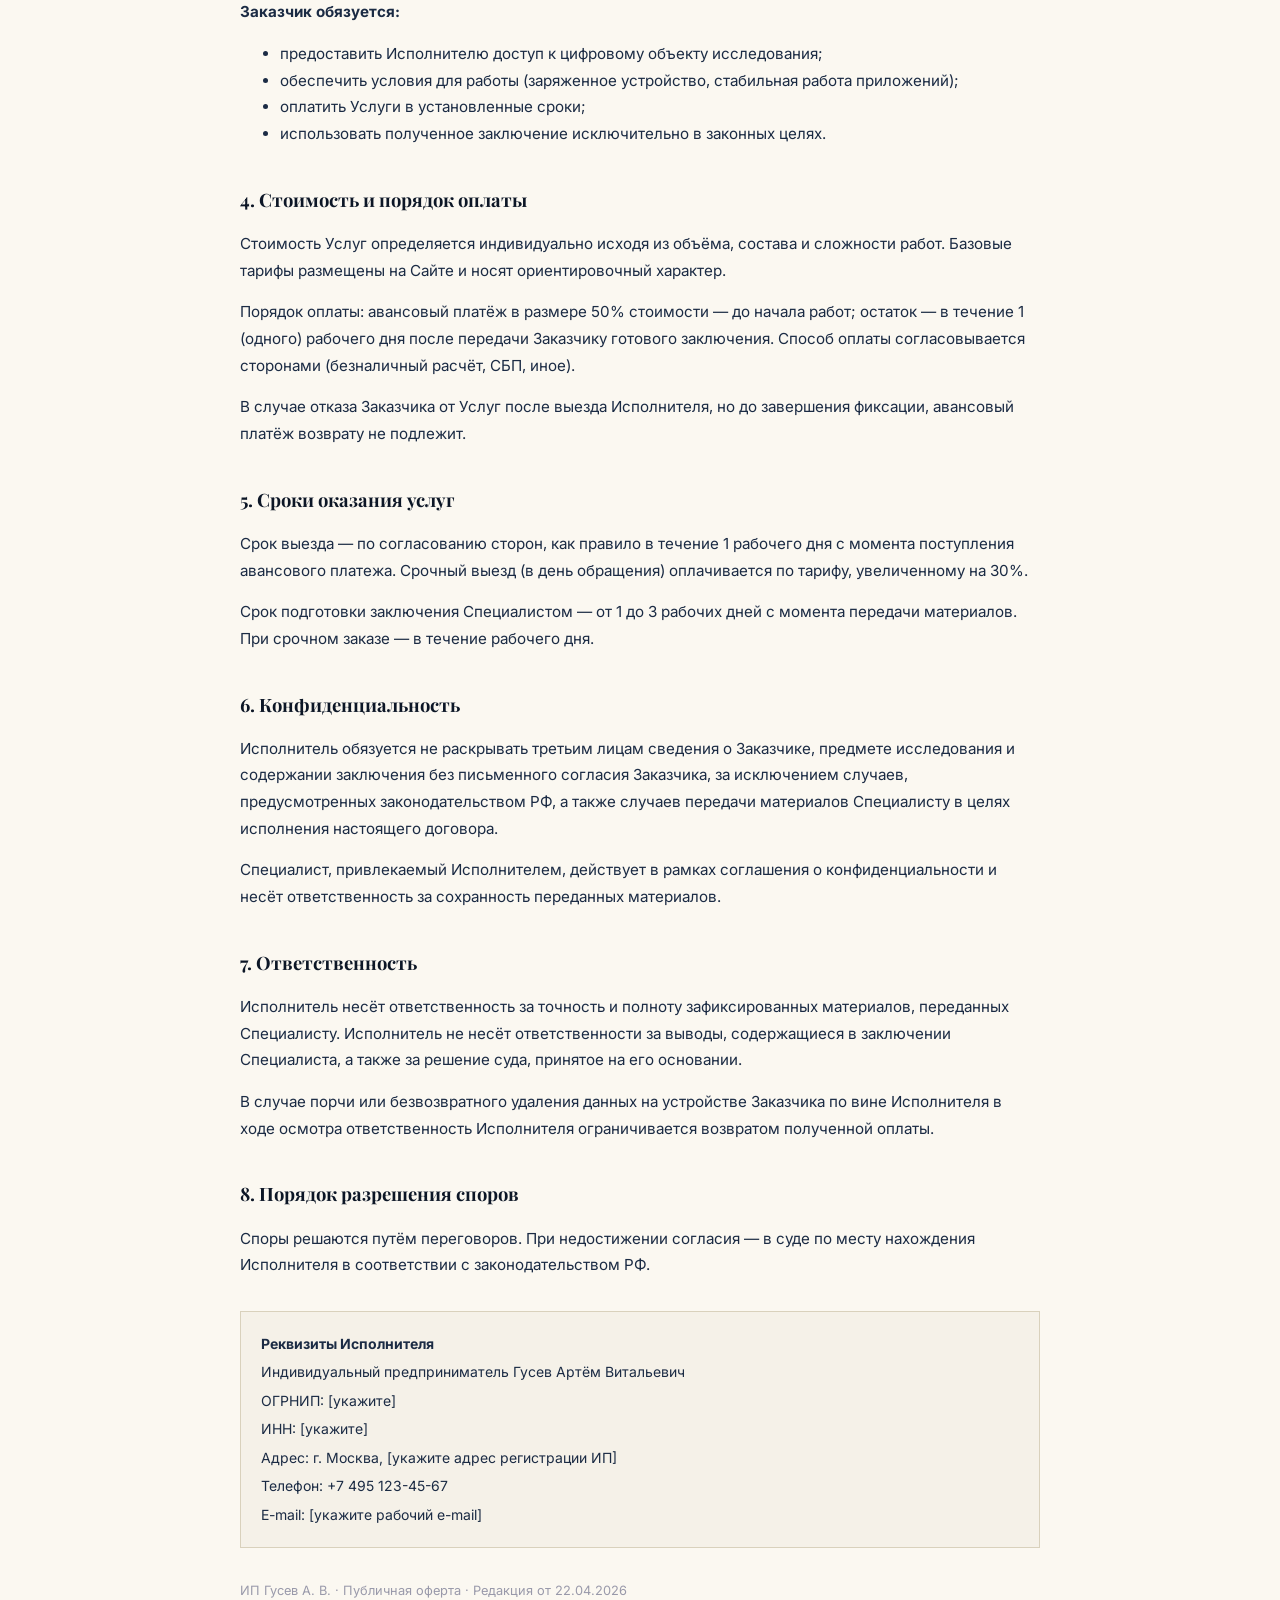
<file: offer.html>
<!doctype html>
<html lang="ru">
<head>
<meta charset="utf-8"/>
<meta name="viewport" content="width=device-width,initial-scale=1"/>
<title>Публичная оферта</title>
<link href="https://fonts.googleapis.com/css2?family=Playfair+Display:wght@400;600&family=Inter:wght@400;500&display=swap" rel="stylesheet">
<style>
  body { font-family: 'Inter', sans-serif; background: #FBF8F1; color: #0C1626; max-width: 800px; margin: 0 auto; padding: 40px 20px 80px; line-height: 1.75; font-size: 0.95rem; }
  h1 { font-family: 'Playfair Display', serif; font-size: 1.9rem; margin-bottom: 0.25rem; }
  h2 { font-family: 'Playfair Display', serif; font-size: 1.15rem; margin-top: 2.25rem; margin-bottom: 0.4rem; }
  p, li { color: #1B2B44; }
  a { color: #9E7A38; }
  .back { display: inline-block; margin-bottom: 2rem; font-size: 0.875rem; color: #9E7A38; text-decoration: none; }
  .meta { font-size: 0.8rem; color: #9999aa; margin-bottom: 2rem; }
  .req { background: #F5F1E8; border: 1px solid #D9D1BC; padding: 16px 20px; margin-top: 2rem; font-size: 0.875rem; }
  .req p { margin: 0.25rem 0; }
</style>
</head>
<body>
<a href="/" class="back">← Вернуться на сайт</a>
<h1>Публичная оферта</h1>
<p class="meta">на оказание услуг по сбору, фиксации и передаче цифровых доказательств<br>
Дата публикации: 22 апреля 2026 г.</p>

<h2>1. Общие положения</h2>
<p>
  Индивидуальный предприниматель <strong>Гусев Артём Витальевич</strong>
  (ОГРНИП: [укажите], ИНН: [укажите], далее — «Исполнитель»), действуя на основании свидетельства
  о регистрации, публикует настоящую публичную оферту в соответствии со ст. 437 Гражданского кодекса
  Российской Федерации.
</p>
<p>
  Полным и безоговорочным акцептом настоящей оферты является отправка Заказчиком заявки через форму
  на сайте, по телефону или иным согласованным способом. С момента акцепта оферта приобретает силу
  договора между Исполнителем и Заказчиком.
</p>

<h2>2. Предмет договора</h2>
<p>
  Исполнитель оказывает Заказчику услуги по <strong>выезду на место нахождения цифровых объектов,
  сбору и фиксации цифровой информации, а также её передаче аттестованному специалисту
  (эксперту-криминалисту) посредством защищённых технических средств связи</strong> для подготовки
  заключения специалиста (далее — «Услуги»).
</p>
<p>
  Исполнитель не является судебным экспертом и не составляет заключение самостоятельно.
  Заключение специалиста составляется привлекаемым Исполнителем аттестованным специалистом в области
  компьютерно-технической экспертизы (далее — «Специалист») на основании материалов, собранных
  и переданных Исполнителем.
</p>
<p>Состав Услуг в рамках одного заказа может включать:</p>
<ul>
  <li>выезд к Заказчику или в иное согласованное место;</li>
  <li>осмотр и документирование содержимого цифрового объекта (переписка в мессенджерах,
    содержимое сайтов, электронная почта, телефоны, планшеты, ПК, ноутбуки, внешние носители);</li>
  <li>создание скриншотов, копий файлов и иных фиксирующих материалов с вычислением контрольных
    сумм (хеш-сумм) для подтверждения неизменности данных;</li>
  <li>передачу собранных материалов Специалисту по защищённым каналам связи;</li>
  <li>получение и передачу Заказчику готового заключения специалиста.</li>
</ul>
<p>
  Результатом оказания Услуг является <strong>заключение специалиста</strong>, подготовленное
  привлечённым Специалистом и оформленное в соответствии с требованиями ГПК РФ и АПК РФ к
  письменным доказательствам. Заключение передаётся Заказчику в бумажном и/или электронном виде.
</p>

<h2>3. Права и обязанности сторон</h2>
<p><strong>Исполнитель обязуется:</strong></p>
<ul>
  <li>выехать к Заказчику в согласованное время и место;</li>
  <li>зафиксировать содержимое цифрового объекта точно и в полном объёме, не вносить изменений
    в исследуемые данные;</li>
  <li>обеспечить конфиденциальность материалов и персональных данных Заказчика при хранении и
    передаче по защищённому каналу связи;</li>
  <li>своевременно передать материалы Специалисту и проконтролировать получение заключения;</li>
  <li>передать Заказчику готовое заключение в согласованные сроки.</li>
</ul>
<p><strong>Исполнитель вправе:</strong></p>
<ul>
  <li>привлекать для составления заключения Специалиста по своему усмотрению;</li>
  <li>запросить у Заказчика дополнительные сведения, необходимые для проведения работ;</li>
  <li>отказаться от выполнения заявки, если предмет исследования нарушает законодательство РФ.</li>
</ul>
<p><strong>Заказчик обязуется:</strong></p>
<ul>
  <li>предоставить Исполнителю доступ к цифровому объекту исследования;</li>
  <li>обеспечить условия для работы (заряженное устройство, стабильная работа приложений);</li>
  <li>оплатить Услуги в установленные сроки;</li>
  <li>использовать полученное заключение исключительно в законных целях.</li>
</ul>

<h2>4. Стоимость и порядок оплаты</h2>
<p>
  Стоимость Услуг определяется индивидуально исходя из объёма, состава и сложности работ.
  Базовые тарифы размещены на Сайте и носят ориентировочный характер.
</p>
<p>
  Порядок оплаты: авансовый платёж в размере 50% стоимости — до начала работ; остаток —
  в течение 1 (одного) рабочего дня после передачи Заказчику готового заключения.
  Способ оплаты согласовывается сторонами (безналичный расчёт, СБП, иное).
</p>
<p>
  В случае отказа Заказчика от Услуг после выезда Исполнителя, но до завершения фиксации,
  авансовый платёж возврату не подлежит.
</p>

<h2>5. Сроки оказания услуг</h2>
<p>
  Срок выезда — по согласованию сторон, как правило в течение 1 рабочего дня с момента
  поступления авансового платежа. Срочный выезд (в день обращения) оплачивается по тарифу,
  увеличенному на 30%.
</p>
<p>
  Срок подготовки заключения Специалистом — от 1 до 3 рабочих дней с момента передачи
  материалов. При срочном заказе — в течение рабочего дня.
</p>

<h2>6. Конфиденциальность</h2>
<p>
  Исполнитель обязуется не раскрывать третьим лицам сведения о Заказчике, предмете исследования
  и содержании заключения без письменного согласия Заказчика, за исключением случаев, предусмотренных
  законодательством РФ, а также случаев передачи материалов Специалисту в целях исполнения
  настоящего договора.
</p>
<p>
  Специалист, привлекаемый Исполнителем, действует в рамках соглашения о конфиденциальности
  и несёт ответственность за сохранность переданных материалов.
</p>

<h2>7. Ответственность</h2>
<p>
  Исполнитель несёт ответственность за точность и полноту зафиксированных материалов, переданных
  Специалисту. Исполнитель не несёт ответственности за выводы, содержащиеся в заключении Специалиста,
  а также за решение суда, принятое на его основании.
</p>
<p>
  В случае порчи или безвозвратного удаления данных на устройстве Заказчика по вине Исполнителя
  в ходе осмотра ответственность Исполнителя ограничивается возвратом полученной оплаты.
</p>

<h2>8. Порядок разрешения споров</h2>
<p>
  Споры решаются путём переговоров. При недостижении согласия — в суде по месту нахождения
  Исполнителя в соответствии с законодательством РФ.
</p>

<div class="req">
  <p><strong>Реквизиты Исполнителя</strong></p>
  <p>Индивидуальный предприниматель Гусев Артём Витальевич</p>
  <p>ОГРНИП: [укажите]</p>
  <p>ИНН: [укажите]</p>
  <p>Адрес: г. Москва, [укажите адрес регистрации ИП]</p>
  <p>Телефон: +7 495 123-45-67</p>
  <p>E-mail: [укажите рабочий e-mail]</p>
</div>

<p style="margin-top:2rem; font-size:0.8rem; color:#9999aa;">
  ИП Гусев А. В. · Публичная оферта · Редакция от 22.04.2026
</p>
</body>
</html>
</file>
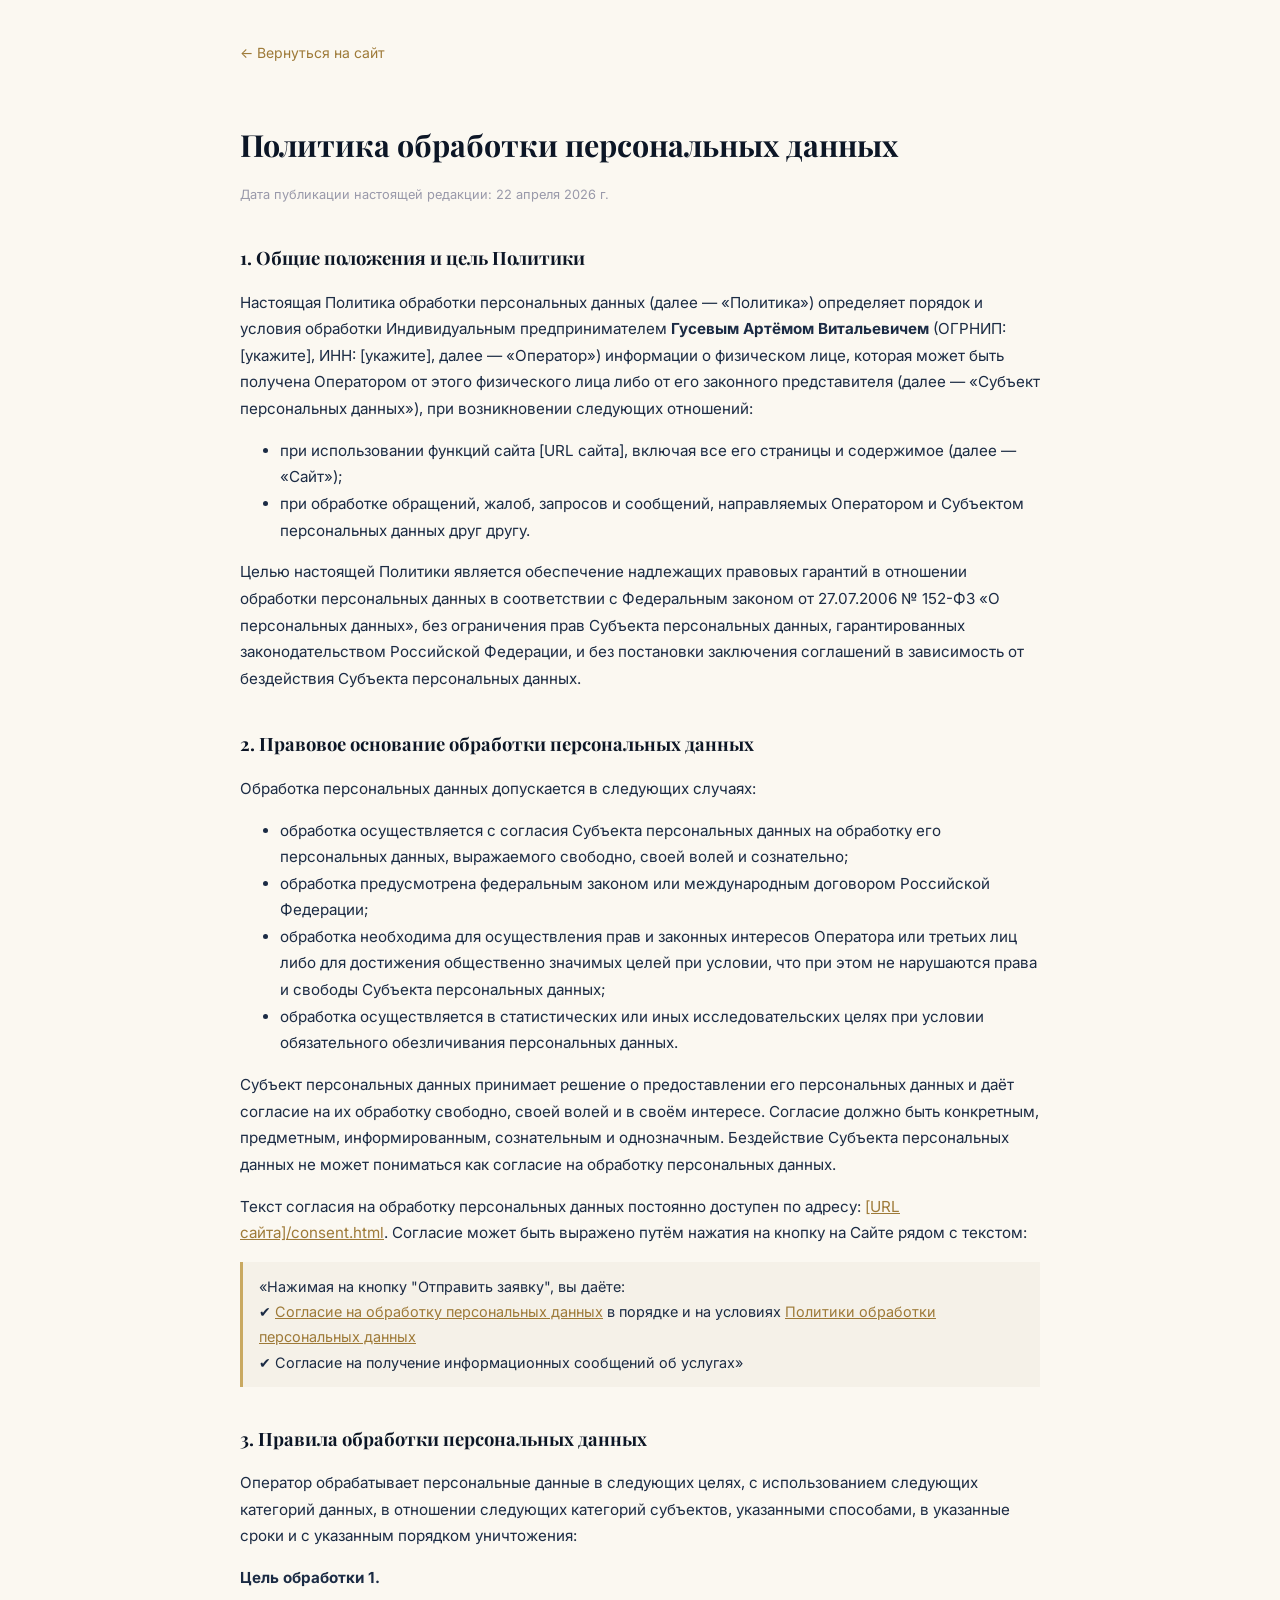
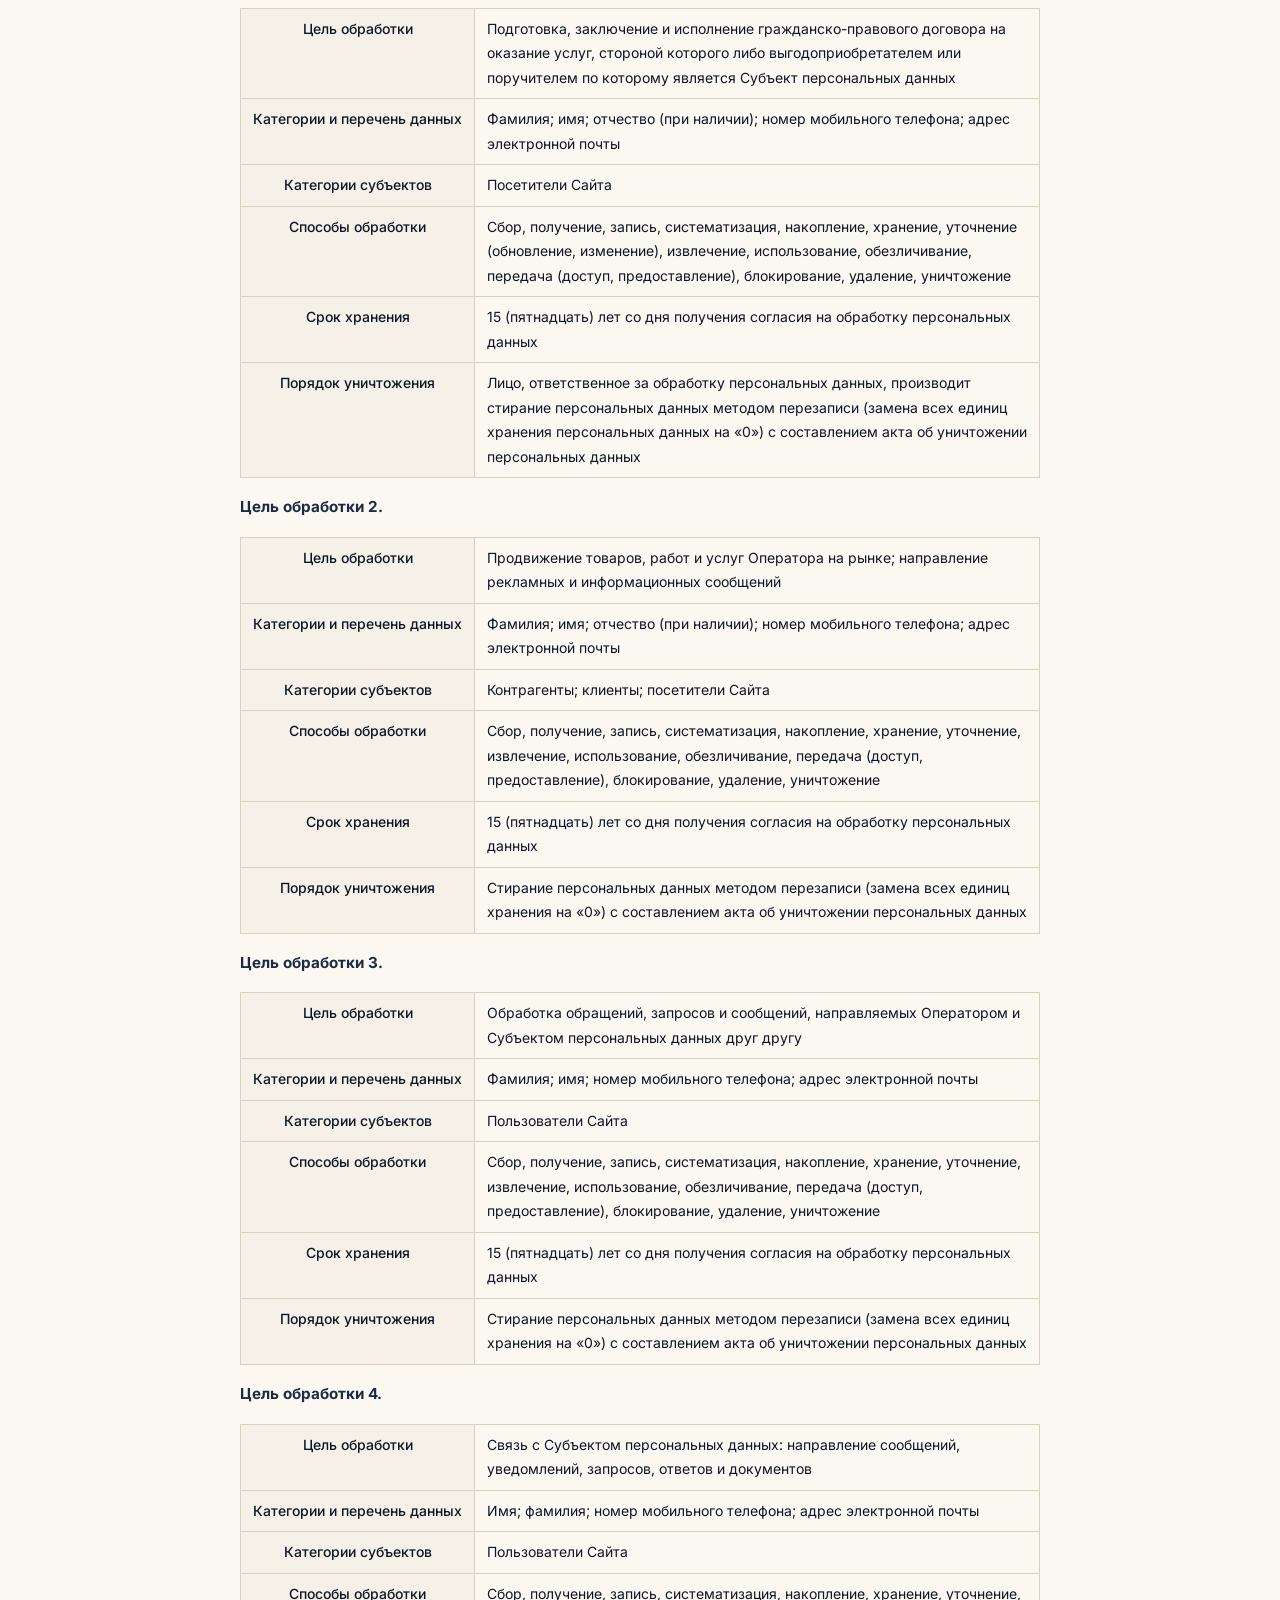
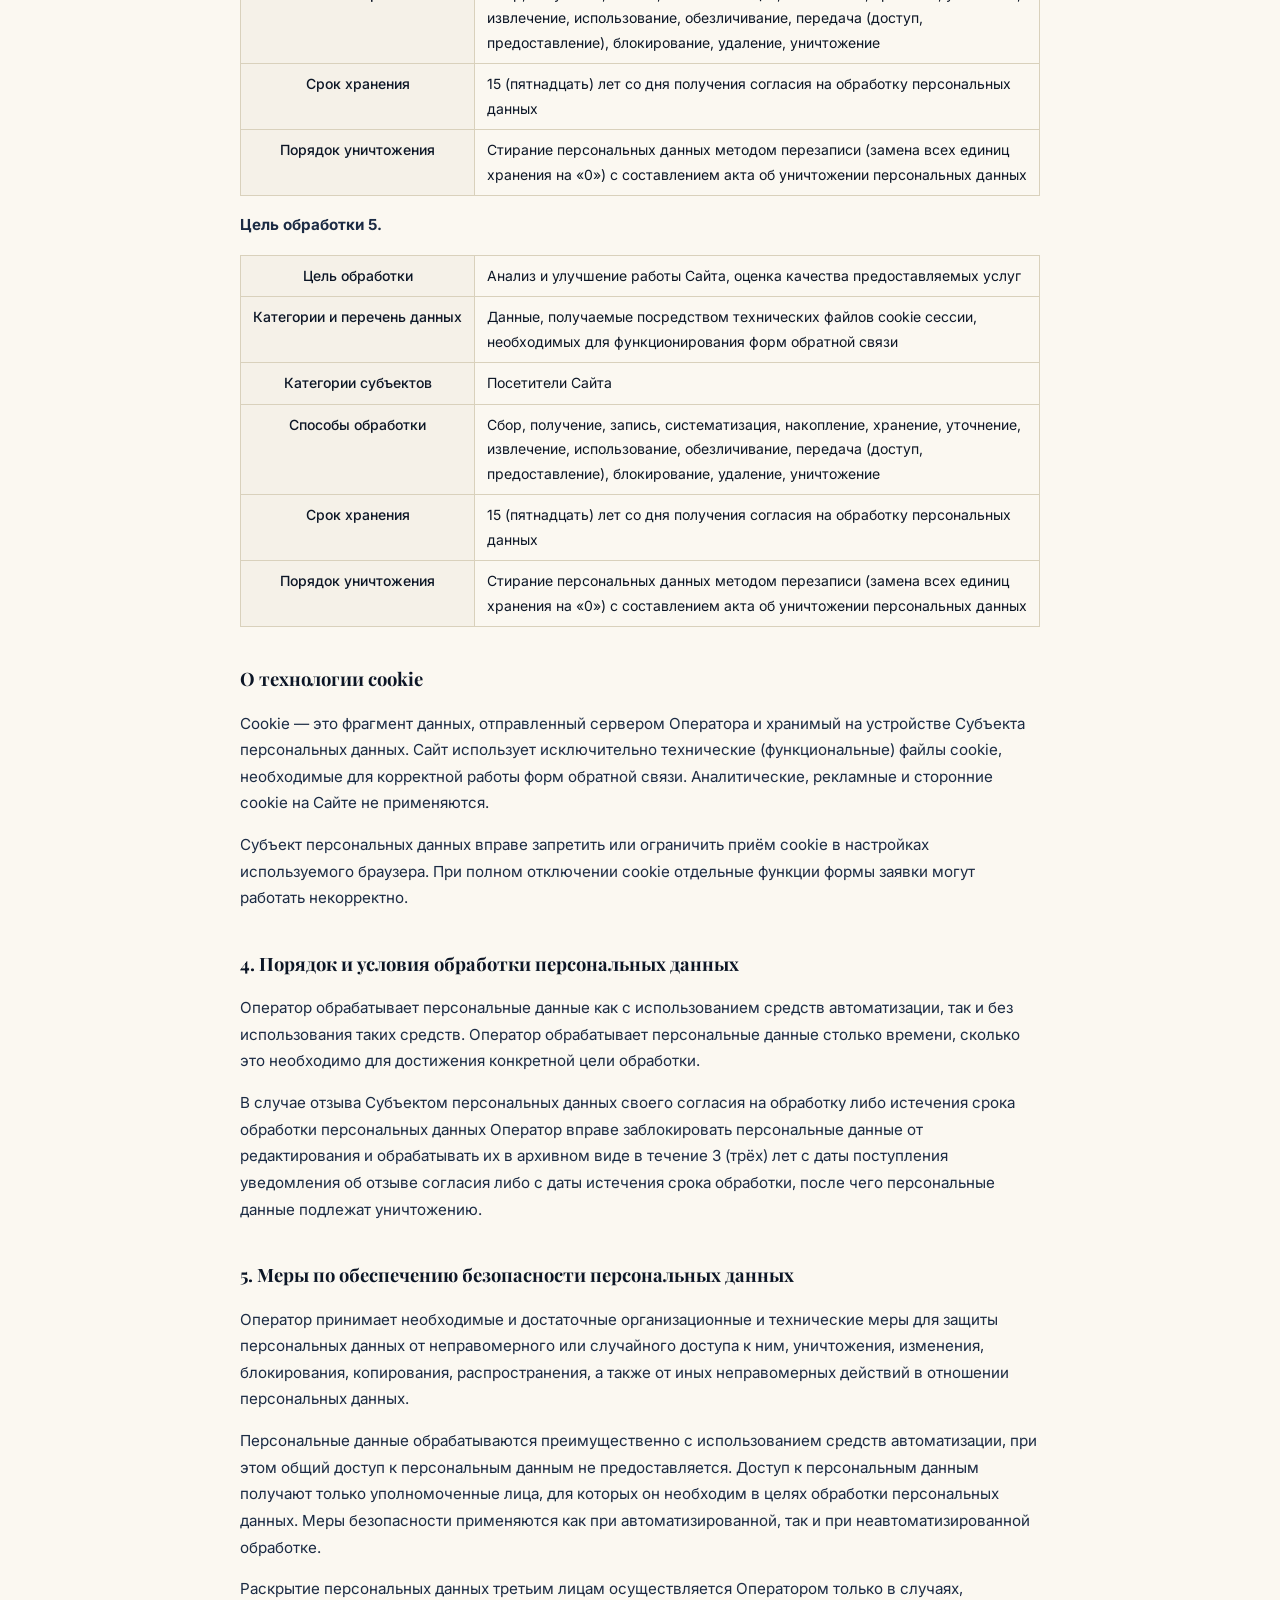
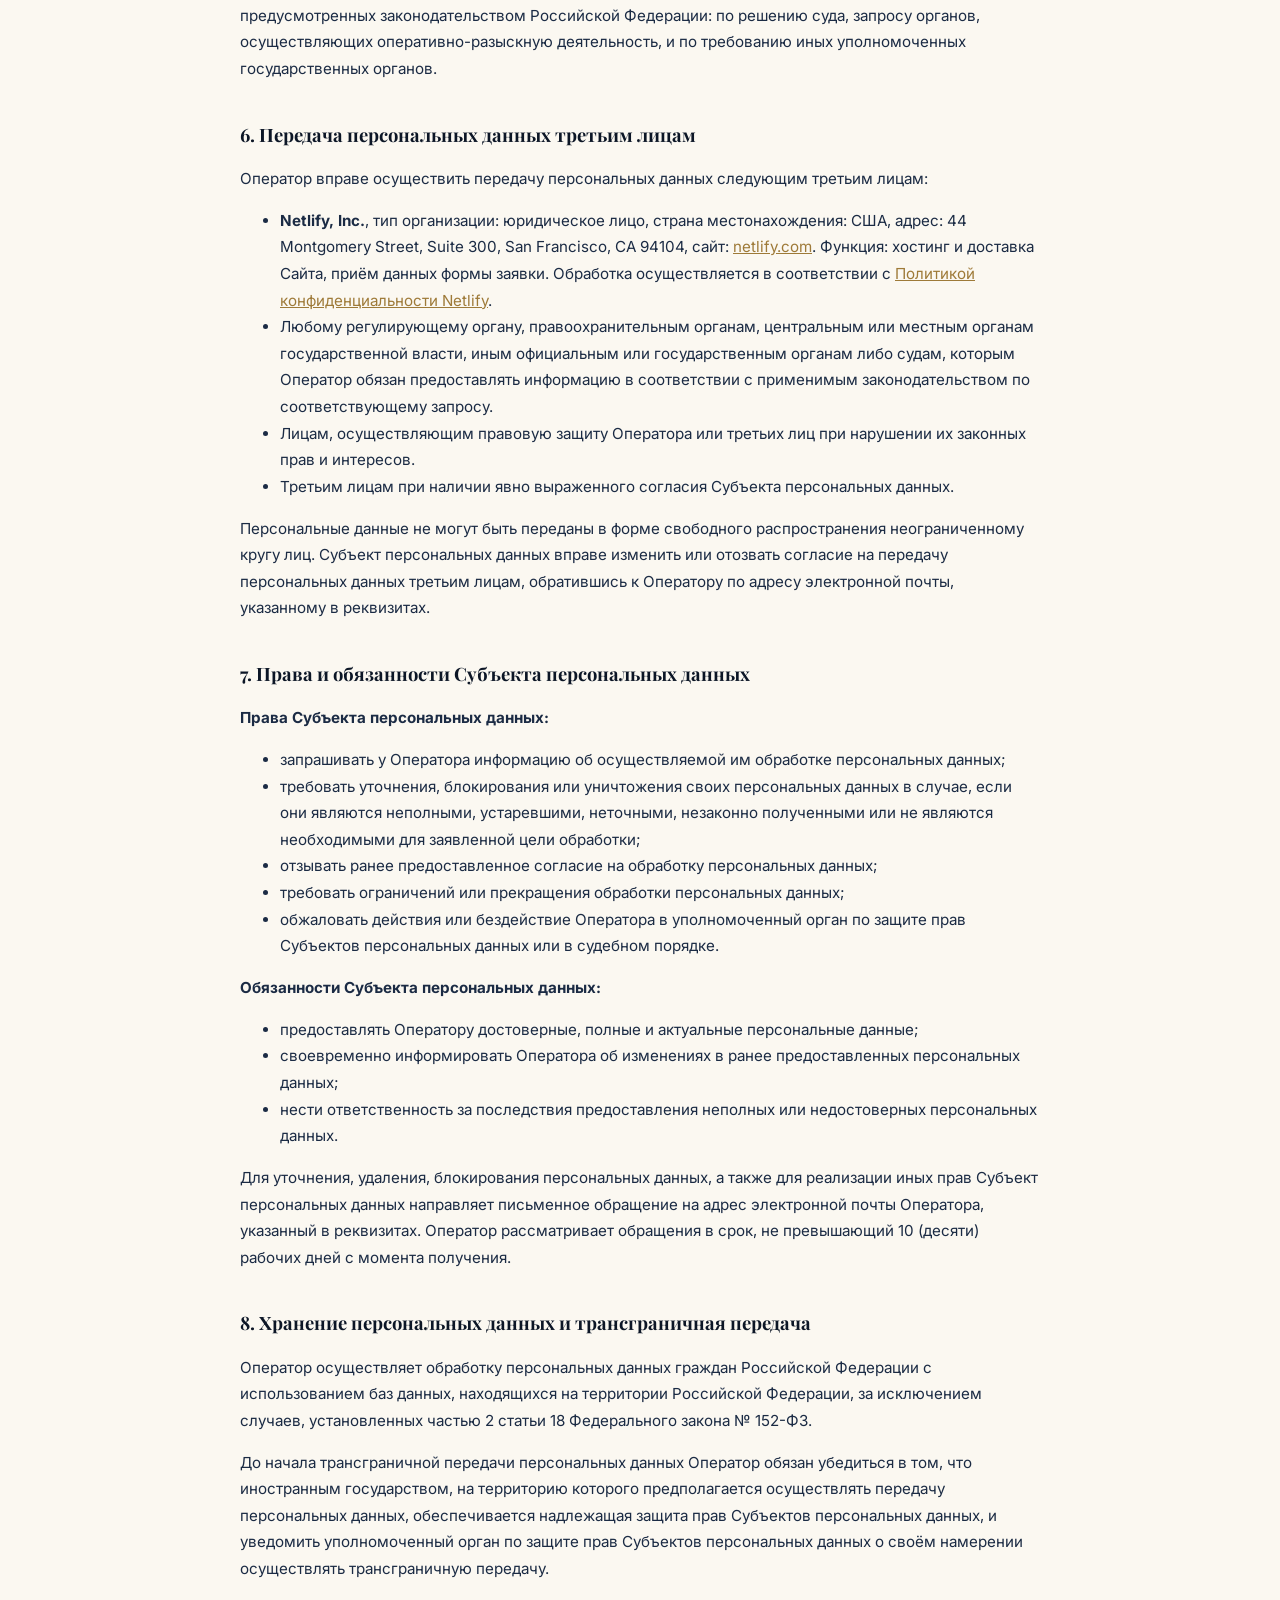
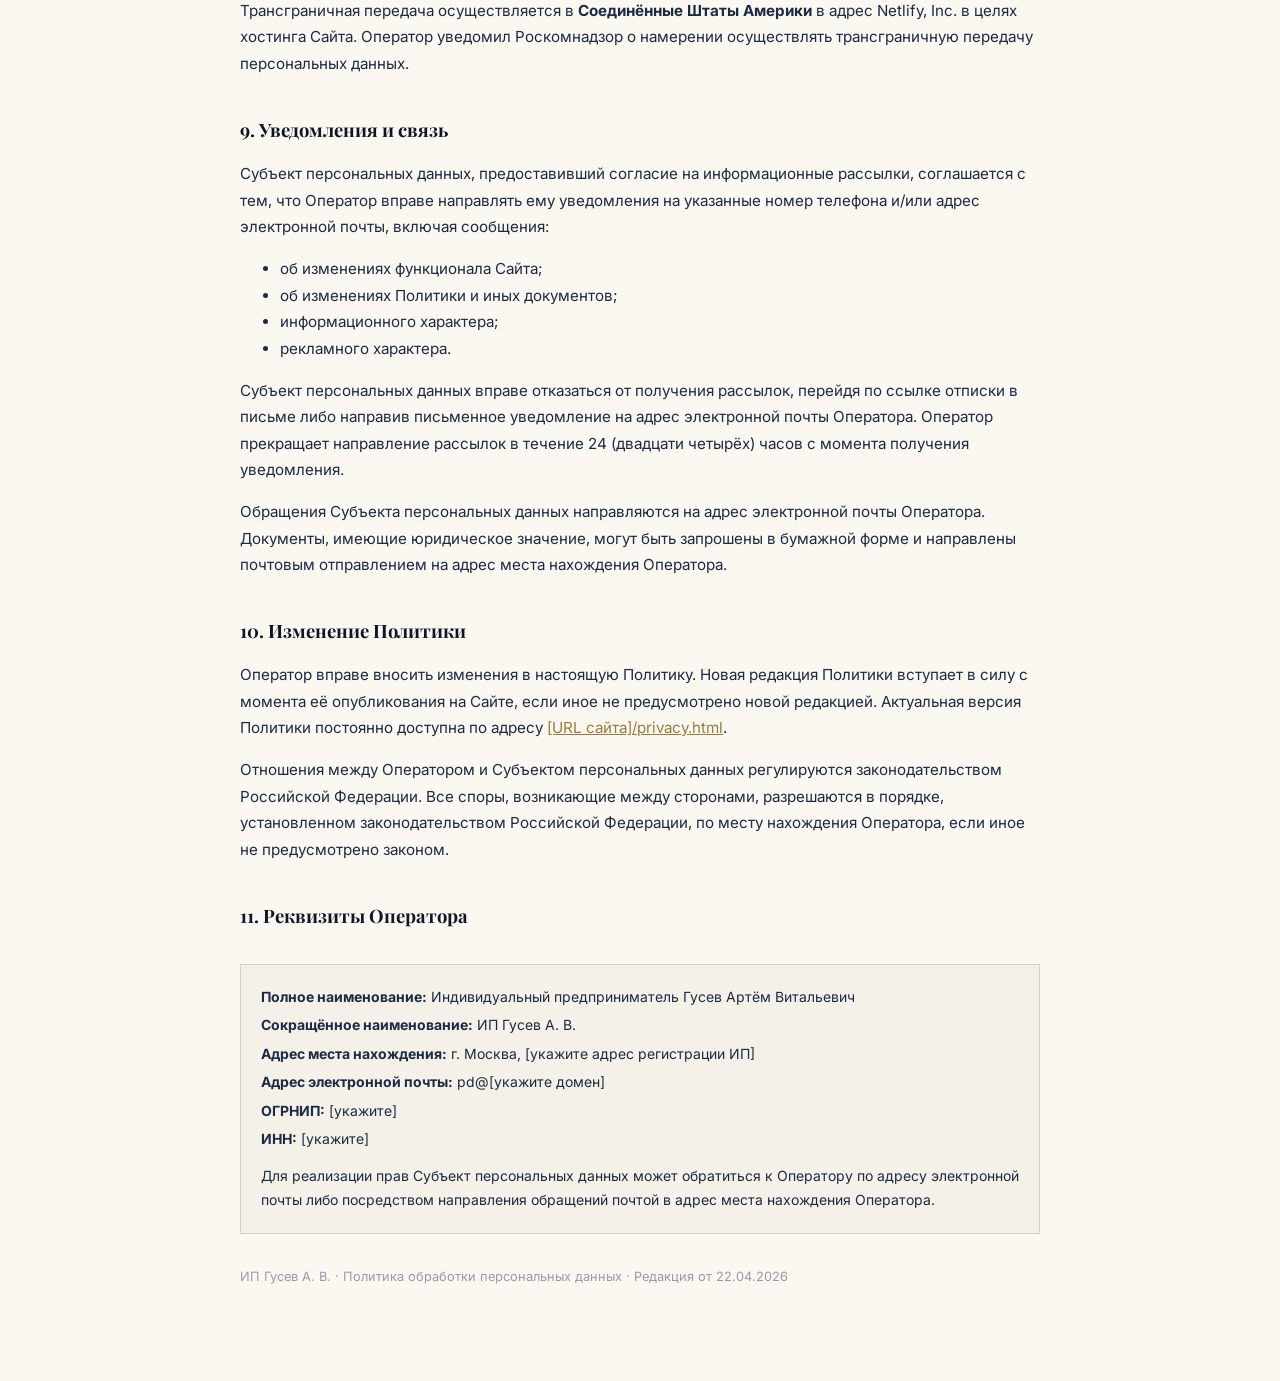
<file: privacy.html>
<!doctype html>
<html lang="ru">
<head>
<meta charset="utf-8"/>
<meta name="viewport" content="width=device-width,initial-scale=1"/>
<title>Политика обработки персональных данных</title>
<link href="https://fonts.googleapis.com/css2?family=Playfair+Display:wght@400;600&family=Inter:wght@400;500&display=swap" rel="stylesheet">
<style>
  body { font-family: 'Inter', sans-serif; background: #FBF8F1; color: #0C1626; max-width: 800px; margin: 0 auto; padding: 40px 20px 80px; line-height: 1.75; font-size: 0.95rem; }
  h1 { font-family: 'Playfair Display', serif; font-size: 1.9rem; margin-bottom: 0.25rem; }
  h2 { font-family: 'Playfair Display', serif; font-size: 1.15rem; margin-top: 2.25rem; margin-bottom: 0.4rem; }
  p, li { color: #1B2B44; }
  a { color: #9E7A38; }
  .back { display: inline-block; margin-bottom: 2rem; font-size: 0.875rem; color: #9E7A38; text-decoration: none; }
  .meta { font-size: 0.8rem; color: #9999aa; margin-bottom: 2rem; }
  table { width: 100%; border-collapse: collapse; margin: 1rem 0; font-size: 0.875rem; }
  td, th { border: 1px solid #D9D1BC; padding: 8px 12px; vertical-align: top; }
  th { background: #F5F1E8; font-weight: 500; white-space: nowrap; }
  .req { background: #F5F1E8; border: 1px solid #D9D1BC; padding: 16px 20px; margin-top: 2rem; font-size: 0.875rem; }
  .req p { margin: 0.25rem 0; }
</style>
</head>
<body>
<a href="/" class="back">← Вернуться на сайт</a>
<h1>Политика обработки персональных данных</h1>
<p class="meta">Дата публикации настоящей редакции: 22 апреля 2026 г.</p>

<h2>1. Общие положения и цель Политики</h2>
<p>
  Настоящая Политика обработки персональных данных (далее — «Политика») определяет порядок
  и условия обработки Индивидуальным предпринимателем <strong>Гусевым Артёмом Витальевичем</strong>
  (ОГРНИП: [укажите], ИНН: [укажите], далее — «Оператор») информации о физическом лице,
  которая может быть получена Оператором от этого физического лица либо от его законного
  представителя (далее — «Субъект персональных данных»), при возникновении следующих отношений:
</p>
<ul>
  <li>при использовании функций сайта [URL сайта], включая все его страницы и содержимое (далее — «Сайт»);</li>
  <li>при обработке обращений, жалоб, запросов и сообщений, направляемых Оператором и Субъектом персональных данных друг другу.</li>
</ul>
<p>
  Целью настоящей Политики является обеспечение надлежащих правовых гарантий в отношении
  обработки персональных данных в соответствии с Федеральным законом от 27.07.2006 № 152-ФЗ
  «О персональных данных», без ограничения прав Субъекта персональных данных, гарантированных
  законодательством Российской Федерации, и без постановки заключения соглашений
  в зависимость от бездействия Субъекта персональных данных.
</p>

<h2>2. Правовое основание обработки персональных данных</h2>
<p>Обработка персональных данных допускается в следующих случаях:</p>
<ul>
  <li>обработка осуществляется с согласия Субъекта персональных данных на обработку его персональных данных, выражаемого свободно, своей волей и сознательно;</li>
  <li>обработка предусмотрена федеральным законом или международным договором Российской Федерации;</li>
  <li>обработка необходима для осуществления прав и законных интересов Оператора или третьих лиц либо для достижения общественно значимых целей при условии, что при этом не нарушаются права и свободы Субъекта персональных данных;</li>
  <li>обработка осуществляется в статистических или иных исследовательских целях при условии обязательного обезличивания персональных данных.</li>
</ul>
<p>
  Субъект персональных данных принимает решение о предоставлении его персональных данных
  и даёт согласие на их обработку свободно, своей волей и в своём интересе. Согласие должно
  быть конкретным, предметным, информированным, сознательным и однозначным. Бездействие
  Субъекта персональных данных не может пониматься как согласие на обработку персональных данных.
</p>
<p>
  Текст согласия на обработку персональных данных постоянно доступен по адресу:
  <a href="/consent.html">[URL сайта]/consent.html</a>.
  Согласие может быть выражено путём нажатия на кнопку на Сайте рядом с текстом:
</p>
<p style="padding: 12px 16px; background:#F5F1E8; border-left: 3px solid #C9A961; font-size:0.9rem;">
  «Нажимая на кнопку "Отправить заявку", вы даёте:<br>
  ✔ <a href="/consent.html">Согласие на обработку персональных данных</a> в порядке и на условиях
  <a href="/privacy.html">Политики обработки персональных данных</a><br>
  ✔ Согласие на получение информационных сообщений об услугах»
</p>

<h2>3. Правила обработки персональных данных</h2>
<p>
  Оператор обрабатывает персональные данные в следующих целях, с использованием следующих
  категорий данных, в отношении следующих категорий субъектов, указанными способами,
  в указанные сроки и с указанным порядком уничтожения:
</p>

<p><strong>Цель обработки 1.</strong></p>
<table>
  <tr><th>Цель обработки</th><td>Подготовка, заключение и исполнение гражданско-правового договора на оказание услуг, стороной которого либо выгодоприобретателем или поручителем по которому является Субъект персональных данных</td></tr>
  <tr><th>Категории и перечень данных</th><td>Фамилия; имя; отчество (при наличии); номер мобильного телефона; адрес электронной почты</td></tr>
  <tr><th>Категории субъектов</th><td>Посетители Сайта</td></tr>
  <tr><th>Способы обработки</th><td>Сбор, получение, запись, систематизация, накопление, хранение, уточнение (обновление, изменение), извлечение, использование, обезличивание, передача (доступ, предоставление), блокирование, удаление, уничтожение</td></tr>
  <tr><th>Срок хранения</th><td>15 (пятнадцать) лет со дня получения согласия на обработку персональных данных</td></tr>
  <tr><th>Порядок уничтожения</th><td>Лицо, ответственное за обработку персональных данных, производит стирание персональных данных методом перезаписи (замена всех единиц хранения персональных данных на «0») с составлением акта об уничтожении персональных данных</td></tr>
</table>

<p><strong>Цель обработки 2.</strong></p>
<table>
  <tr><th>Цель обработки</th><td>Продвижение товаров, работ и услуг Оператора на рынке; направление рекламных и информационных сообщений</td></tr>
  <tr><th>Категории и перечень данных</th><td>Фамилия; имя; отчество (при наличии); номер мобильного телефона; адрес электронной почты</td></tr>
  <tr><th>Категории субъектов</th><td>Контрагенты; клиенты; посетители Сайта</td></tr>
  <tr><th>Способы обработки</th><td>Сбор, получение, запись, систематизация, накопление, хранение, уточнение, извлечение, использование, обезличивание, передача (доступ, предоставление), блокирование, удаление, уничтожение</td></tr>
  <tr><th>Срок хранения</th><td>15 (пятнадцать) лет со дня получения согласия на обработку персональных данных</td></tr>
  <tr><th>Порядок уничтожения</th><td>Стирание персональных данных методом перезаписи (замена всех единиц хранения на «0») с составлением акта об уничтожении персональных данных</td></tr>
</table>

<p><strong>Цель обработки 3.</strong></p>
<table>
  <tr><th>Цель обработки</th><td>Обработка обращений, запросов и сообщений, направляемых Оператором и Субъектом персональных данных друг другу</td></tr>
  <tr><th>Категории и перечень данных</th><td>Фамилия; имя; номер мобильного телефона; адрес электронной почты</td></tr>
  <tr><th>Категории субъектов</th><td>Пользователи Сайта</td></tr>
  <tr><th>Способы обработки</th><td>Сбор, получение, запись, систематизация, накопление, хранение, уточнение, извлечение, использование, обезличивание, передача (доступ, предоставление), блокирование, удаление, уничтожение</td></tr>
  <tr><th>Срок хранения</th><td>15 (пятнадцать) лет со дня получения согласия на обработку персональных данных</td></tr>
  <tr><th>Порядок уничтожения</th><td>Стирание персональных данных методом перезаписи (замена всех единиц хранения на «0») с составлением акта об уничтожении персональных данных</td></tr>
</table>

<p><strong>Цель обработки 4.</strong></p>
<table>
  <tr><th>Цель обработки</th><td>Связь с Субъектом персональных данных: направление сообщений, уведомлений, запросов, ответов и документов</td></tr>
  <tr><th>Категории и перечень данных</th><td>Имя; фамилия; номер мобильного телефона; адрес электронной почты</td></tr>
  <tr><th>Категории субъектов</th><td>Пользователи Сайта</td></tr>
  <tr><th>Способы обработки</th><td>Сбор, получение, запись, систематизация, накопление, хранение, уточнение, извлечение, использование, обезличивание, передача (доступ, предоставление), блокирование, удаление, уничтожение</td></tr>
  <tr><th>Срок хранения</th><td>15 (пятнадцать) лет со дня получения согласия на обработку персональных данных</td></tr>
  <tr><th>Порядок уничтожения</th><td>Стирание персональных данных методом перезаписи (замена всех единиц хранения на «0») с составлением акта об уничтожении персональных данных</td></tr>
</table>

<p><strong>Цель обработки 5.</strong></p>
<table>
  <tr><th>Цель обработки</th><td>Анализ и улучшение работы Сайта, оценка качества предоставляемых услуг</td></tr>
  <tr><th>Категории и перечень данных</th><td>Данные, получаемые посредством технических файлов cookie сессии, необходимых для функционирования форм обратной связи</td></tr>
  <tr><th>Категории субъектов</th><td>Посетители Сайта</td></tr>
  <tr><th>Способы обработки</th><td>Сбор, получение, запись, систематизация, накопление, хранение, уточнение, извлечение, использование, обезличивание, передача (доступ, предоставление), блокирование, удаление, уничтожение</td></tr>
  <tr><th>Срок хранения</th><td>15 (пятнадцать) лет со дня получения согласия на обработку персональных данных</td></tr>
  <tr><th>Порядок уничтожения</th><td>Стирание персональных данных методом перезаписи (замена всех единиц хранения на «0») с составлением акта об уничтожении персональных данных</td></tr>
</table>

<h2>О технологии cookie</h2>
<p>
  Cookie — это фрагмент данных, отправленный сервером Оператора и хранимый на устройстве
  Субъекта персональных данных. Сайт использует исключительно технические (функциональные)
  файлы cookie, необходимые для корректной работы форм обратной связи. Аналитические,
  рекламные и сторонние cookie на Сайте не применяются.
</p>
<p>
  Субъект персональных данных вправе запретить или ограничить приём cookie в настройках
  используемого браузера. При полном отключении cookie отдельные функции формы заявки
  могут работать некорректно.
</p>

<h2>4. Порядок и условия обработки персональных данных</h2>
<p>
  Оператор обрабатывает персональные данные как с использованием средств автоматизации,
  так и без использования таких средств. Оператор обрабатывает персональные данные столько
  времени, сколько это необходимо для достижения конкретной цели обработки.
</p>
<p>
  В случае отзыва Субъектом персональных данных своего согласия на обработку либо истечения
  срока обработки персональных данных Оператор вправе заблокировать персональные данные
  от редактирования и обрабатывать их в архивном виде в течение 3 (трёх) лет с даты поступления
  уведомления об отзыве согласия либо с даты истечения срока обработки, после чего
  персональные данные подлежат уничтожению.
</p>

<h2>5. Меры по обеспечению безопасности персональных данных</h2>
<p>
  Оператор принимает необходимые и достаточные организационные и технические меры для защиты
  персональных данных от неправомерного или случайного доступа к ним, уничтожения, изменения,
  блокирования, копирования, распространения, а также от иных неправомерных действий
  в отношении персональных данных.
</p>
<p>
  Персональные данные обрабатываются преимущественно с использованием средств автоматизации,
  при этом общий доступ к персональным данным не предоставляется. Доступ к персональным
  данным получают только уполномоченные лица, для которых он необходим в целях обработки
  персональных данных. Меры безопасности применяются как при автоматизированной,
  так и при неавтоматизированной обработке.
</p>
<p>
  Раскрытие персональных данных третьим лицам осуществляется Оператором только в случаях,
  предусмотренных законодательством Российской Федерации: по решению суда, запросу органов,
  осуществляющих оперативно-разыскную деятельность, и по требованию иных уполномоченных
  государственных органов.
</p>

<h2>6. Передача персональных данных третьим лицам</h2>
<p>Оператор вправе осуществить передачу персональных данных следующим третьим лицам:</p>
<ul>
  <li>
    <strong>Netlify, Inc.</strong>, тип организации: юридическое лицо, страна местонахождения:
    США, адрес: 44 Montgomery Street, Suite 300, San Francisco, CA 94104, сайт:
    <a href="https://www.netlify.com" target="_blank" rel="noopener">netlify.com</a>.
    Функция: хостинг и доставка Сайта, приём данных формы заявки. Обработка осуществляется
    в соответствии с
    <a href="https://www.netlify.com/privacy/" target="_blank" rel="noopener">Политикой конфиденциальности Netlify</a>.
  </li>
  <li>Любому регулирующему органу, правоохранительным органам, центральным или местным органам государственной власти, иным официальным или государственным органам либо судам, которым Оператор обязан предоставлять информацию в соответствии с применимым законодательством по соответствующему запросу.</li>
  <li>Лицам, осуществляющим правовую защиту Оператора или третьих лиц при нарушении их законных прав и интересов.</li>
  <li>Третьим лицам при наличии явно выраженного согласия Субъекта персональных данных.</li>
</ul>
<p>
  Персональные данные не могут быть переданы в форме свободного распространения неограниченному
  кругу лиц. Субъект персональных данных вправе изменить или отозвать согласие на передачу
  персональных данных третьим лицам, обратившись к Оператору по адресу электронной почты,
  указанному в реквизитах.
</p>

<h2>7. Права и обязанности Субъекта персональных данных</h2>
<p><strong>Права Субъекта персональных данных:</strong></p>
<ul>
  <li>запрашивать у Оператора информацию об осуществляемой им обработке персональных данных;</li>
  <li>требовать уточнения, блокирования или уничтожения своих персональных данных в случае, если они являются неполными, устаревшими, неточными, незаконно полученными или не являются необходимыми для заявленной цели обработки;</li>
  <li>отзывать ранее предоставленное согласие на обработку персональных данных;</li>
  <li>требовать ограничений или прекращения обработки персональных данных;</li>
  <li>обжаловать действия или бездействие Оператора в уполномоченный орган по защите прав Субъектов персональных данных или в судебном порядке.</li>
</ul>
<p><strong>Обязанности Субъекта персональных данных:</strong></p>
<ul>
  <li>предоставлять Оператору достоверные, полные и актуальные персональные данные;</li>
  <li>своевременно информировать Оператора об изменениях в ранее предоставленных персональных данных;</li>
  <li>нести ответственность за последствия предоставления неполных или недостоверных персональных данных.</li>
</ul>
<p>
  Для уточнения, удаления, блокирования персональных данных, а также для реализации иных
  прав Субъект персональных данных направляет письменное обращение на адрес электронной почты
  Оператора, указанный в реквизитах. Оператор рассматривает обращения в срок, не превышающий
  10 (десяти) рабочих дней с момента получения.
</p>

<h2>8. Хранение персональных данных и трансграничная передача</h2>
<p>
  Оператор осуществляет обработку персональных данных граждан Российской Федерации
  с использованием баз данных, находящихся на территории Российской Федерации,
  за исключением случаев, установленных частью 2 статьи 18 Федерального закона № 152-ФЗ.
</p>
<p>
  До начала трансграничной передачи персональных данных Оператор обязан убедиться в том,
  что иностранным государством, на территорию которого предполагается осуществлять передачу
  персональных данных, обеспечивается надлежащая защита прав Субъектов персональных данных,
  и уведомить уполномоченный орган по защите прав Субъектов персональных данных
  о своём намерении осуществлять трансграничную передачу.
</p>
<p>
  Трансграничная передача осуществляется в <strong>Соединённые Штаты Америки</strong>
  в адрес Netlify, Inc. в целях хостинга Сайта. Оператор уведомил Роскомнадзор
  о намерении осуществлять трансграничную передачу персональных данных.
</p>

<h2>9. Уведомления и связь</h2>
<p>
  Субъект персональных данных, предоставивший согласие на информационные рассылки, соглашается
  с тем, что Оператор вправе направлять ему уведомления на указанные номер телефона и/или
  адрес электронной почты, включая сообщения:
</p>
<ul>
  <li>об изменениях функционала Сайта;</li>
  <li>об изменениях Политики и иных документов;</li>
  <li>информационного характера;</li>
  <li>рекламного характера.</li>
</ul>
<p>
  Субъект персональных данных вправе отказаться от получения рассылок, перейдя по ссылке
  отписки в письме либо направив письменное уведомление на адрес электронной почты Оператора.
  Оператор прекращает направление рассылок в течение 24 (двадцати четырёх) часов с момента
  получения уведомления.
</p>
<p>
  Обращения Субъекта персональных данных направляются на адрес электронной почты Оператора.
  Документы, имеющие юридическое значение, могут быть запрошены в бумажной форме и направлены
  почтовым отправлением на адрес места нахождения Оператора.
</p>

<h2>10. Изменение Политики</h2>
<p>
  Оператор вправе вносить изменения в настоящую Политику. Новая редакция Политики вступает
  в силу с момента её опубликования на Сайте, если иное не предусмотрено новой редакцией.
  Актуальная версия Политики постоянно доступна по адресу
  <a href="/privacy.html">[URL сайта]/privacy.html</a>.
</p>
<p>
  Отношения между Оператором и Субъектом персональных данных регулируются законодательством
  Российской Федерации. Все споры, возникающие между сторонами, разрешаются в порядке,
  установленном законодательством Российской Федерации, по месту нахождения Оператора,
  если иное не предусмотрено законом.
</p>

<h2>11. Реквизиты Оператора</h2>
<div class="req">
  <p><strong>Полное наименование:</strong> Индивидуальный предприниматель Гусев Артём Витальевич</p>
  <p><strong>Сокращённое наименование:</strong> ИП Гусев А. В.</p>
  <p><strong>Адрес места нахождения:</strong> г. Москва, [укажите адрес регистрации ИП]</p>
  <p><strong>Адрес электронной почты:</strong> pd@[укажите домен]</p>
  <p><strong>ОГРНИП:</strong> [укажите]</p>
  <p><strong>ИНН:</strong> [укажите]</p>
  <p style="margin-top:0.75rem;">Для реализации прав Субъект персональных данных может обратиться
    к Оператору по адресу электронной почты либо посредством направления обращений почтой
    в адрес места нахождения Оператора.</p>
</div>

<p style="margin-top:2rem; font-size:0.8rem; color:#9999aa;">
  ИП Гусев А. В. · Политика обработки персональных данных · Редакция от 22.04.2026
</p>
</body>
</html>
</file>
<file: styles.css>
*,::backdrop,:after,:before{--tw-border-spacing-x:0;--tw-border-spacing-y:0;--tw-translate-x:0;--tw-translate-y:0;--tw-rotate:0;--tw-skew-x:0;--tw-skew-y:0;--tw-scale-x:1;--tw-scale-y:1;--tw-pan-x: ;--tw-pan-y: ;--tw-pinch-zoom: ;--tw-scroll-snap-strictness:proximity;--tw-gradient-from-position: ;--tw-gradient-via-position: ;--tw-gradient-to-position: ;--tw-ordinal: ;--tw-slashed-zero: ;--tw-numeric-figure: ;--tw-numeric-spacing: ;--tw-numeric-fraction: ;--tw-ring-inset: ;--tw-ring-offset-width:0px;--tw-ring-offset-color:#fff;--tw-ring-color:#3b82f680;--tw-ring-offset-shadow:0 0 #0000;--tw-ring-shadow:0 0 #0000;--tw-shadow:0 0 #0000;--tw-shadow-colored:0 0 #0000;--tw-blur: ;--tw-brightness: ;--tw-contrast: ;--tw-grayscale: ;--tw-hue-rotate: ;--tw-invert: ;--tw-saturate: ;--tw-sepia: ;--tw-drop-shadow: ;--tw-backdrop-blur: ;--tw-backdrop-brightness: ;--tw-backdrop-contrast: ;--tw-backdrop-grayscale: ;--tw-backdrop-hue-rotate: ;--tw-backdrop-invert: ;--tw-backdrop-opacity: ;--tw-backdrop-saturate: ;--tw-backdrop-sepia: ;--tw-contain-size: ;--tw-contain-layout: ;--tw-contain-paint: ;--tw-contain-style: }/*! tailwindcss v3.4.17 | MIT License | https://tailwindcss.com*/*,:after,:before{border:0 solid #e5e7eb;box-sizing:border-box}:after,:before{--tw-content:""}:host,html{line-height:1.5;-webkit-text-size-adjust:100%;font-family:Inter,system-ui,sans-serif;font-feature-settings:normal;font-variation-settings:normal;-moz-tab-size:4;-o-tab-size:4;tab-size:4;-webkit-tap-highlight-color:transparent}body{line-height:inherit;margin:0}hr{border-top-width:1px;color:inherit;height:0}abbr:where([title]){-webkit-text-decoration:underline dotted;text-decoration:underline dotted}h1,h2,h3,h4,h5,h6{font-size:inherit;font-weight:inherit}a{color:inherit;text-decoration:inherit}b,strong{font-weight:bolder}code,kbd,pre,samp{font-family:JetBrains Mono,ui-monospace,monospace;font-feature-settings:normal;font-size:1em;font-variation-settings:normal}small{font-size:80%}sub,sup{font-size:75%;line-height:0;position:relative;vertical-align:initial}sub{bottom:-.25em}sup{top:-.5em}table{border-collapse:collapse;border-color:inherit;text-indent:0}button,input,optgroup,select,textarea{color:inherit;font-family:inherit;font-feature-settings:inherit;font-size:100%;font-variation-settings:inherit;font-weight:inherit;letter-spacing:inherit;line-height:inherit;margin:0;padding:0}button,select{text-transform:none}button,input:where([type=button]),input:where([type=reset]),input:where([type=submit]){-webkit-appearance:button;background-color:initial;background-image:none}:-moz-focusring{outline:auto}:-moz-ui-invalid{box-shadow:none}progress{vertical-align:initial}::-webkit-inner-spin-button,::-webkit-outer-spin-button{height:auto}[type=search]{-webkit-appearance:textfield;outline-offset:-2px}::-webkit-search-decoration{-webkit-appearance:none}::-webkit-file-upload-button{-webkit-appearance:button;font:inherit}summary{display:list-item}blockquote,dd,dl,figure,h1,h2,h3,h4,h5,h6,hr,p,pre{margin:0}fieldset{margin:0}fieldset,legend{padding:0}menu,ol,ul{list-style:none;margin:0;padding:0}dialog{padding:0}textarea{resize:vertical}input::-moz-placeholder,textarea::-moz-placeholder{color:#9ca3af;opacity:1}input::placeholder,textarea::placeholder{color:#9ca3af;opacity:1}[role=button],button{cursor:pointer}:disabled{cursor:default}audio,canvas,embed,iframe,img,object,svg,video{display:block;vertical-align:middle}img,video{height:auto;max-width:100%}[hidden]:where(:not([hidden=until-found])){display:none}[multiple],[type=date],[type=datetime-local],[type=email],[type=month],[type=number],[type=password],[type=search],[type=tel],[type=text],[type=time],[type=url],[type=week],input:where(:not([type])),select,textarea{-webkit-appearance:none;-moz-appearance:none;appearance:none;background-color:#fff;border-color:#6b7280;border-radius:0;border-width:1px;font-size:1rem;line-height:1.5rem;padding:.5rem .75rem;--tw-shadow:0 0 #0000}[multiple]:focus,[type=date]:focus,[type=datetime-local]:focus,[type=email]:focus,[type=month]:focus,[type=number]:focus,[type=password]:focus,[type=search]:focus,[type=tel]:focus,[type=text]:focus,[type=time]:focus,[type=url]:focus,[type=week]:focus,input:where(:not([type])):focus,select:focus,textarea:focus{outline:2px solid #0000;outline-offset:2px;--tw-ring-inset:var(--tw-empty,/*!*/ /*!*/);--tw-ring-offset-width:0px;--tw-ring-offset-color:#fff;--tw-ring-color:#2563eb;--tw-ring-offset-shadow:var(--tw-ring-inset) 0 0 0 var(--tw-ring-offset-width) var(--tw-ring-offset-color);--tw-ring-shadow:var(--tw-ring-inset) 0 0 0 calc(1px + var(--tw-ring-offset-width)) var(--tw-ring-color);border-color:#2563eb;box-shadow:var(--tw-ring-offset-shadow),var(--tw-ring-shadow),var(--tw-shadow)}input::-moz-placeholder,textarea::-moz-placeholder{color:#6b7280;opacity:1}input::placeholder,textarea::placeholder{color:#6b7280;opacity:1}::-webkit-datetime-edit-fields-wrapper{padding:0}::-webkit-date-and-time-value{min-height:1.5em;text-align:inherit}::-webkit-datetime-edit{display:inline-flex}::-webkit-datetime-edit,::-webkit-datetime-edit-day-field,::-webkit-datetime-edit-hour-field,::-webkit-datetime-edit-meridiem-field,::-webkit-datetime-edit-millisecond-field,::-webkit-datetime-edit-minute-field,::-webkit-datetime-edit-month-field,::-webkit-datetime-edit-second-field,::-webkit-datetime-edit-year-field{padding-bottom:0;padding-top:0}select{background-image:url("data:image/svg+xml;charset=utf-8,%3Csvg xmlns='http://www.w3.org/2000/svg' fill='none' viewBox='0 0 20 20'%3E%3Cpath stroke='%236b7280' stroke-linecap='round' stroke-linejoin='round' stroke-width='1.5' d='m6 8 4 4 4-4'/%3E%3C/svg%3E");background-position:right .5rem center;background-repeat:no-repeat;background-size:1.5em 1.5em;padding-right:2.5rem;-webkit-print-color-adjust:exact;print-color-adjust:exact}[multiple],[size]:where(select:not([size="1"])){background-image:none;background-position:0 0;background-repeat:unset;background-size:initial;padding-right:.75rem;-webkit-print-color-adjust:unset;print-color-adjust:unset}[type=checkbox],[type=radio]{-webkit-appearance:none;-moz-appearance:none;appearance:none;background-color:#fff;background-origin:border-box;border-color:#6b7280;border-width:1px;color:#2563eb;display:inline-block;flex-shrink:0;height:1rem;padding:0;-webkit-print-color-adjust:exact;print-color-adjust:exact;-webkit-user-select:none;-moz-user-select:none;user-select:none;vertical-align:middle;width:1rem;--tw-shadow:0 0 #0000}[type=checkbox]{border-radius:0}[type=radio]{border-radius:100%}[type=checkbox]:focus,[type=radio]:focus{outline:2px solid #0000;outline-offset:2px;--tw-ring-inset:var(--tw-empty,/*!*/ /*!*/);--tw-ring-offset-width:2px;--tw-ring-offset-color:#fff;--tw-ring-color:#2563eb;--tw-ring-offset-shadow:var(--tw-ring-inset) 0 0 0 var(--tw-ring-offset-width) var(--tw-ring-offset-color);--tw-ring-shadow:var(--tw-ring-inset) 0 0 0 calc(2px + var(--tw-ring-offset-width)) var(--tw-ring-color);box-shadow:var(--tw-ring-offset-shadow),var(--tw-ring-shadow),var(--tw-shadow)}[type=checkbox]:checked,[type=radio]:checked{background-color:currentColor;background-position:50%;background-repeat:no-repeat;background-size:100% 100%;border-color:#0000}[type=checkbox]:checked{background-image:url("data:image/svg+xml;charset=utf-8,%3Csvg xmlns='http://www.w3.org/2000/svg' fill='%23fff' viewBox='0 0 16 16'%3E%3Cpath d='M12.207 4.793a1 1 0 0 1 0 1.414l-5 5a1 1 0 0 1-1.414 0l-2-2a1 1 0 0 1 1.414-1.414L6.5 9.086l4.293-4.293a1 1 0 0 1 1.414 0'/%3E%3C/svg%3E")}@media (forced-colors:active) {[type=checkbox]:checked{-webkit-appearance:auto;-moz-appearance:auto;appearance:auto}}[type=radio]:checked{background-image:url("data:image/svg+xml;charset=utf-8,%3Csvg xmlns='http://www.w3.org/2000/svg' fill='%23fff' viewBox='0 0 16 16'%3E%3Ccircle cx='8' cy='8' r='3'/%3E%3C/svg%3E")}@media (forced-colors:active) {[type=radio]:checked{-webkit-appearance:auto;-moz-appearance:auto;appearance:auto}}[type=checkbox]:checked:focus,[type=checkbox]:checked:hover,[type=checkbox]:indeterminate,[type=radio]:checked:focus,[type=radio]:checked:hover{background-color:currentColor;border-color:#0000}[type=checkbox]:indeterminate{background-image:url("data:image/svg+xml;charset=utf-8,%3Csvg xmlns='http://www.w3.org/2000/svg' fill='none' viewBox='0 0 16 16'%3E%3Cpath stroke='%23fff' stroke-linecap='round' stroke-linejoin='round' stroke-width='2' d='M4 8h8'/%3E%3C/svg%3E");background-position:50%;background-repeat:no-repeat;background-size:100% 100%}@media (forced-colors:active) {[type=checkbox]:indeterminate{-webkit-appearance:auto;-moz-appearance:auto;appearance:auto}}[type=checkbox]:indeterminate:focus,[type=checkbox]:indeterminate:hover{background-color:currentColor;border-color:#0000}[type=file]{background:unset;border-color:inherit;border-radius:0;border-width:0;font-size:unset;line-height:inherit;padding:0}[type=file]:focus{outline:1px solid ButtonText;outline:1px auto -webkit-focus-ring-color}.pointer-events-none{pointer-events:none}.\!visible{visibility:visible!important}.visible{visibility:visible}.fixed{position:fixed}.absolute{position:absolute}.relative{position:relative}.sticky{position:sticky}.inset-0{inset:0}.inset-y-0{bottom:0;top:0}.-bottom-3{bottom:-.75rem}.-left-3{left:-.75rem}.-top-\[9px\]{top:-9px}.bottom-0{bottom:0}.bottom-3{bottom:.75rem}.left-0{left:0}.left-10{left:2.5rem}.left-3{left:.75rem}.left-7{left:1.75rem}.right-0{right:0}.right-10{right:2.5rem}.right-5{right:1.25rem}.top-0{top:0}.top-4{top:1rem}.z-40{z-index:40}.z-50{z-index:50}.col-span-3{grid-column:span 3/span 3}.col-span-6{grid-column:span 6/span 6}.mx-auto{margin-left:auto;margin-right:auto}.-mr-2{margin-right:-.5rem}.mb-10{margin-bottom:2.5rem}.mb-3{margin-bottom:.75rem}.mb-5{margin-bottom:1.25rem}.mb-6{margin-bottom:1.5rem}.mb-8{margin-bottom:2rem}.mr-1{margin-right:.25rem}.mt-0\.5{margin-top:.125rem}.mt-1{margin-top:.25rem}.mt-10{margin-top:2.5rem}.mt-14{margin-top:3.5rem}.mt-16{margin-top:4rem}.mt-2{margin-top:.5rem}.mt-3{margin-top:.75rem}.mt-4{margin-top:1rem}.mt-5{margin-top:1.25rem}.mt-6{margin-top:1.5rem}.mt-8{margin-top:2rem}.mt-9{margin-top:2.25rem}.block{display:block}.flex{display:flex}.inline-flex{display:inline-flex}.grid{display:grid}.inline-grid{display:inline-grid}.hidden{display:none}.aspect-\[4\/3\]{aspect-ratio:4/3}.h-10{height:2.5rem}.h-11{height:2.75rem}.h-12{height:3rem}.h-14{height:3.5rem}.h-16{height:4rem}.h-2{height:.5rem}.h-3\.5{height:.875rem}.h-4{height:1rem}.h-5{height:1.25rem}.h-6{height:1.5rem}.h-9{height:2.25rem}.h-full{height:100%}.h-px{height:1px}.min-h-screen{min-height:100vh}.w-10{width:2.5rem}.w-11{width:2.75rem}.w-12{width:3rem}.w-16{width:4rem}.w-2{width:.5rem}.w-3\.5{width:.875rem}.w-4{width:1rem}.w-5{width:1.25rem}.w-6{width:1.5rem}.w-8{width:2rem}.w-9{width:2.25rem}.w-full{width:100%}.w-px{width:1px}.max-w-3xl{max-width:48rem}.max-w-7xl{max-width:80rem}.max-w-lg{max-width:32rem}.max-w-md{max-width:28rem}.max-w-sm{max-width:24rem}.max-w-xl{max-width:36rem}.flex-1{flex:1 1 0%}.shrink-0{flex-shrink:0}.-rotate-2{--tw-rotate:-2deg}.-rotate-2,.rotate-45{transform:translate(var(--tw-translate-x),var(--tw-translate-y)) rotate(var(--tw-rotate)) skewX(var(--tw-skew-x)) skewY(var(--tw-skew-y)) scaleX(var(--tw-scale-x)) scaleY(var(--tw-scale-y))}.rotate-45{--tw-rotate:45deg}.rotate-\[0\.6deg\]{--tw-rotate:0.6deg}.rotate-\[0\.6deg\],.transform{transform:translate(var(--tw-translate-x),var(--tw-translate-y)) rotate(var(--tw-rotate)) skewX(var(--tw-skew-x)) skewY(var(--tw-skew-y)) scaleX(var(--tw-scale-x)) scaleY(var(--tw-scale-y))}.cursor-pointer{cursor:pointer}.resize-none{resize:none}.appearance-none{-webkit-appearance:none;-moz-appearance:none;appearance:none}.grid-cols-12{grid-template-columns:repeat(12,minmax(0,1fr))}.grid-cols-2{grid-template-columns:repeat(2,minmax(0,1fr))}.flex-col{flex-direction:column}.flex-wrap{flex-wrap:wrap}.place-items-center{place-items:center}.items-start{align-items:flex-start}.items-end{align-items:flex-end}.items-center{align-items:center}.items-baseline{align-items:baseline}.justify-between{justify-content:space-between}.gap-10{gap:2.5rem}.gap-12{gap:3rem}.gap-2{gap:.5rem}.gap-3{gap:.75rem}.gap-4{gap:1rem}.gap-5{gap:1.25rem}.gap-6{gap:1.5rem}.gap-8{gap:2rem}.gap-x-10{-moz-column-gap:2.5rem;column-gap:2.5rem}.gap-x-14{-moz-column-gap:3.5rem;column-gap:3.5rem}.gap-x-8{-moz-column-gap:2rem;column-gap:2rem}.gap-y-2{row-gap:.5rem}.gap-y-6{row-gap:1.5rem}.space-y-1>:not([hidden])~:not([hidden]){--tw-space-y-reverse:0;margin-bottom:calc(.25rem*var(--tw-space-y-reverse));margin-top:calc(.25rem*(1 - var(--tw-space-y-reverse)))}.space-y-1\.5>:not([hidden])~:not([hidden]){--tw-space-y-reverse:0;margin-bottom:calc(.375rem*var(--tw-space-y-reverse));margin-top:calc(.375rem*(1 - var(--tw-space-y-reverse)))}.space-y-10>:not([hidden])~:not([hidden]){--tw-space-y-reverse:0;margin-bottom:calc(2.5rem*var(--tw-space-y-reverse));margin-top:calc(2.5rem*(1 - var(--tw-space-y-reverse)))}.space-y-2\.5>:not([hidden])~:not([hidden]){--tw-space-y-reverse:0;margin-bottom:calc(.625rem*var(--tw-space-y-reverse));margin-top:calc(.625rem*(1 - var(--tw-space-y-reverse)))}.space-y-3>:not([hidden])~:not([hidden]){--tw-space-y-reverse:0;margin-bottom:calc(.75rem*var(--tw-space-y-reverse));margin-top:calc(.75rem*(1 - var(--tw-space-y-reverse)))}.overflow-hidden{overflow:hidden}.rounded-full{border-radius:9999px}.border{border-width:1px}.border-b{border-bottom-width:1px}.border-l{border-left-width:1px}.border-r{border-right-width:1px}.border-t{border-top-width:1px}.border-bone-100\/10{border-color:#f5f1e81a}.border-bone-100\/15{border-color:#f5f1e826}.border-bone-100\/20{border-color:#f5f1e833}.border-ink-900{--tw-border-opacity:1;border-color:rgb(12 22 38/var(--tw-border-opacity,1))}.border-ink-900\/10{border-color:#0c16261a}.border-ink-900\/15{border-color:#0c162626}.border-ink-900\/20{border-color:#0c162633}.border-ink-900\/25{border-color:#0c162640}.bg-bone-100{--tw-bg-opacity:1;background-color:rgb(245 241 232/var(--tw-bg-opacity,1))}.bg-bone-100\/10{background-color:#f5f1e81a}.bg-bone-100\/20{background-color:#f5f1e833}.bg-bone-50{--tw-bg-opacity:1;background-color:rgb(251 248 241/var(--tw-bg-opacity,1))}.bg-bone-50\/85{background-color:#fbf8f1d9}.bg-claret-600{--tw-bg-opacity:1;background-color:rgb(122 31 43/var(--tw-bg-opacity,1))}.bg-gold-500{--tw-bg-opacity:1;background-color:rgb(184 146 74/var(--tw-bg-opacity,1))}.bg-gold-500\/15{background-color:#b8924a26}.bg-ink-900{--tw-bg-opacity:1;background-color:rgb(12 22 38/var(--tw-bg-opacity,1))}.bg-ink-900\/10{background-color:#0c16261a}.bg-ink-900\/20{background-color:#0c162633}.bg-ink-900\/5{background-color:#0c16260d}.bg-transparent{background-color:initial}.p-10{padding:2.5rem}.p-2{padding:.5rem}.p-7{padding:1.75rem}.p-8{padding:2rem}.px-2{padding-left:.5rem;padding-right:.5rem}.px-3{padding-left:.75rem;padding-right:.75rem}.px-5{padding-left:1.25rem;padding-right:1.25rem}.px-7{padding-left:1.75rem;padding-right:1.75rem}.py-1{padding-bottom:.25rem;padding-top:.25rem}.py-1\.5{padding-bottom:.375rem;padding-top:.375rem}.py-2{padding-bottom:.5rem;padding-top:.5rem}.py-2\.5{padding-bottom:.625rem;padding-top:.625rem}.py-24{padding-bottom:6rem;padding-top:6rem}.py-3{padding-bottom:.75rem;padding-top:.75rem}.py-4{padding-bottom:1rem;padding-top:1rem}.py-5{padding-bottom:1.25rem;padding-top:1.25rem}.py-6{padding-bottom:1.5rem;padding-top:1.5rem}.py-7{padding-bottom:1.75rem;padding-top:1.75rem}.pb-1{padding-bottom:.25rem}.pb-10{padding-bottom:2.5rem}.pb-20{padding-bottom:5rem}.pb-7{padding-bottom:1.75rem}.pl-16{padding-left:4rem}.pr-4{padding-right:1rem}.pr-8{padding-right:2rem}.pt-0\.5{padding-top:.125rem}.pt-1{padding-top:.25rem}.pt-1\.5{padding-top:.375rem}.pt-14{padding-top:3.5rem}.pt-2{padding-top:.5rem}.pt-20{padding-top:5rem}.pt-6{padding-top:1.5rem}.pt-8{padding-top:2rem}.text-center{text-align:center}.text-right{text-align:right}.font-mono{font-family:JetBrains Mono,ui-monospace,monospace}.text-\[10\.5px\]{font-size:10.5px}.text-\[10px\]{font-size:10px}.text-\[11px\]{font-size:11px}.text-\[12px\]{font-size:12px}.text-\[13\.5px\]{font-size:13.5px}.text-\[13px\]{font-size:13px}.text-\[14\.5px\]{font-size:14.5px}.text-\[14px\]{font-size:14px}.text-\[15px\]{font-size:15px}.text-\[17px\]{font-size:17px}.text-\[18px\]{font-size:18px}.text-\[20px\]{font-size:20px}.text-\[22px\]{font-size:22px}.text-\[28px\]{font-size:28px}.text-\[34px\]{font-size:34px}.text-\[36px\]{font-size:36px}.text-\[44px\]{font-size:44px}.text-\[56px\]{font-size:56px}.text-\[8px\]{font-size:8px}.text-lg{font-size:1.125rem;line-height:1.75rem}.text-sm{font-size:.875rem;line-height:1.25rem}.text-xl{font-size:1.25rem;line-height:1.75rem}.text-xs{font-size:.75rem;line-height:1rem}.font-medium{font-weight:500}.uppercase{text-transform:uppercase}.italic{font-style:italic}.leading-\[1\.02\]{line-height:1.02}.leading-\[1\.55\]{line-height:1.55}.leading-none{line-height:1}.leading-relaxed{line-height:1.625}.leading-snug{line-height:1.375}.leading-tight{line-height:1.25}.tracking-\[-0\.01em\]{letter-spacing:-.01em}.tracking-\[0\.18em\]{letter-spacing:.18em}.tracking-\[0\.22em\]{letter-spacing:.22em}.tracking-\[0\.24em\]{letter-spacing:.24em}.tracking-\[0\.28em\]{letter-spacing:.28em}.tracking-\[0\.2em\]{letter-spacing:.2em}.tracking-wide{letter-spacing:.025em}.tracking-wider{letter-spacing:.05em}.tracking-widest{letter-spacing:.1em}.text-bone-100{--tw-text-opacity:1;color:rgb(245 241 232/var(--tw-text-opacity,1))}.text-bone-100\/45{color:#f5f1e873}.text-bone-100\/50{color:#f5f1e880}.text-bone-100\/55{color:#f5f1e88c}.text-bone-100\/60{color:#f5f1e899}.text-bone-100\/70{color:#f5f1e8b3}.text-bone-100\/80{color:#f5f1e8cc}.text-bone-50{--tw-text-opacity:1;color:rgb(251 248 241/var(--tw-text-opacity,1))}.text-bone-50\/90{color:#fbf8f1e6}.text-claret-600{--tw-text-opacity:1;color:rgb(122 31 43/var(--tw-text-opacity,1))}.text-gold-400{--tw-text-opacity:1;color:rgb(201 169 97/var(--tw-text-opacity,1))}.text-gold-500{--tw-text-opacity:1;color:rgb(184 146 74/var(--tw-text-opacity,1))}.text-gold-600{--tw-text-opacity:1;color:rgb(158 122 56/var(--tw-text-opacity,1))}.text-ink-900{--tw-text-opacity:1;color:rgb(12 22 38/var(--tw-text-opacity,1))}.text-ink-900\/35{color:#0c162659}.text-ink-900\/40{color:#0c162666}.text-ink-900\/45{color:#0c162673}.text-ink-900\/50{color:#0c162680}.text-ink-900\/55{color:#0c16268c}.text-ink-900\/60{color:#0c162699}.text-ink-900\/70{color:#0c1626b3}.text-ink-900\/75{color:#0c1626bf}.text-ink-900\/80{color:#0c1626cc}.underline{text-decoration-line:underline}.antialiased{-webkit-font-smoothing:antialiased;-moz-osx-font-smoothing:grayscale}.placeholder-ink-900\/40::-moz-placeholder{color:#0c162666}.placeholder-ink-900\/40::placeholder{color:#0c162666}.accent-ink-900{accent-color:#0c1626}.shadow-\[0_30px_60px_-30px_rgba\(12\2c 22\2c 38\2c 0\.35\)\]{--tw-shadow:0 30px 60px -30px #0c162659;--tw-shadow-colored:0 30px 60px -30px var(--tw-shadow-color);box-shadow:var(--tw-ring-offset-shadow,0 0 #0000),var(--tw-ring-shadow,0 0 #0000),var(--tw-shadow)}.outline-none{outline:2px solid #0000;outline-offset:2px}.backdrop-blur-md{--tw-backdrop-blur:blur(12px);-webkit-backdrop-filter:var(--tw-backdrop-blur) var(--tw-backdrop-brightness) var(--tw-backdrop-contrast) var(--tw-backdrop-grayscale) var(--tw-backdrop-hue-rotate) var(--tw-backdrop-invert) var(--tw-backdrop-opacity) var(--tw-backdrop-saturate) var(--tw-backdrop-sepia);backdrop-filter:var(--tw-backdrop-blur) var(--tw-backdrop-brightness) var(--tw-backdrop-contrast) var(--tw-backdrop-grayscale) var(--tw-backdrop-hue-rotate) var(--tw-backdrop-invert) var(--tw-backdrop-opacity) var(--tw-backdrop-saturate) var(--tw-backdrop-sepia)}.transition{transition-duration:.15s;transition-property:color,background-color,border-color,text-decoration-color,fill,stroke,opacity,box-shadow,transform,filter,-webkit-backdrop-filter;transition-property:color,background-color,border-color,text-decoration-color,fill,stroke,opacity,box-shadow,transform,filter,backdrop-filter;transition-property:color,background-color,border-color,text-decoration-color,fill,stroke,opacity,box-shadow,transform,filter,backdrop-filter,-webkit-backdrop-filter;transition-timing-function:cubic-bezier(.4,0,.2,1)}.transition-colors{transition-duration:.15s;transition-property:color,background-color,border-color,text-decoration-color,fill,stroke;transition-timing-function:cubic-bezier(.4,0,.2,1)}.transition-transform{transition-duration:.15s;transition-property:transform;transition-timing-function:cubic-bezier(.4,0,.2,1)}.last\:border-b-0:last-child{border-bottom-width:0}.hover\:bg-bone-100:hover{--tw-bg-opacity:1;background-color:rgb(245 241 232/var(--tw-bg-opacity,1))}.hover\:bg-bone-100\/60:hover{background-color:#f5f1e899}.hover\:bg-gold-400:hover{--tw-bg-opacity:1;background-color:rgb(201 169 97/var(--tw-bg-opacity,1))}.hover\:bg-ink-700:hover{--tw-bg-opacity:1;background-color:rgb(27 43 68/var(--tw-bg-opacity,1))}.hover\:bg-ink-900:hover{--tw-bg-opacity:1;background-color:rgb(12 22 38/var(--tw-bg-opacity,1))}.hover\:text-bone-100\/70:hover{color:#f5f1e8b3}.hover\:text-bone-50:hover{--tw-text-opacity:1;color:rgb(251 248 241/var(--tw-text-opacity,1))}.hover\:text-gold-600:hover{--tw-text-opacity:1;color:rgb(158 122 56/var(--tw-text-opacity,1))}.hover\:text-ink-900:hover{--tw-text-opacity:1;color:rgb(12 22 38/var(--tw-text-opacity,1))}.focus\:border-ink-900:focus{--tw-border-opacity:1;border-color:rgb(12 22 38/var(--tw-border-opacity,1))}.disabled\:opacity-60:disabled{opacity:.6}.group:hover .group-hover\:translate-x-0\.5{--tw-translate-x:0.125rem;transform:translate(var(--tw-translate-x),var(--tw-translate-y)) rotate(var(--tw-rotate)) skewX(var(--tw-skew-x)) skewY(var(--tw-skew-y)) scaleX(var(--tw-scale-x)) scaleY(var(--tw-scale-y))}.group:hover .group-hover\:border-gold-500{--tw-border-opacity:1;border-color:rgb(184 146 74/var(--tw-border-opacity,1))}@media (min-width:640px){.sm\:block{display:block}.sm\:grid-cols-2{grid-template-columns:repeat(2,minmax(0,1fr))}}@media (min-width:768px){.md\:col-span-2{grid-column:span 2/span 2}.md\:col-span-3{grid-column:span 3/span 3}.md\:col-span-4{grid-column:span 4/span 4}.md\:col-span-5{grid-column:span 5/span 5}.md\:col-span-8{grid-column:span 8/span 8}.md\:mb-14{margin-bottom:3.5rem}.md\:mt-0{margin-top:0}.md\:mt-10{margin-top:2.5rem}.md\:mt-20{margin-top:5rem}.md\:mt-24{margin-top:6rem}.md\:block{display:block}.md\:inline{display:inline}.md\:flex{display:flex}.md\:hidden{display:none}.md\:h-20{height:5rem}.md\:grid-cols-12{grid-template-columns:repeat(12,minmax(0,1fr))}.md\:grid-cols-2{grid-template-columns:repeat(2,minmax(0,1fr))}.md\:grid-cols-4{grid-template-columns:repeat(4,minmax(0,1fr))}.md\:flex-row{flex-direction:row}.md\:items-center{align-items:center}.md\:justify-between{justify-content:space-between}.md\:gap-0{gap:0}.md\:gap-10{gap:2.5rem}.md\:border-r{border-right-width:1px}.md\:border-t{border-top-width:1px}.md\:border-ink-900\/15{border-color:#0c162626}.md\:p-10{padding:2.5rem}.md\:p-12{padding:3rem}.md\:p-9{padding:2.25rem}.md\:px-10{padding-left:2.5rem;padding-right:2.5rem}.md\:px-7{padding-left:1.75rem;padding-right:1.75rem}.md\:py-32{padding-bottom:8rem;padding-top:8rem}.md\:py-7{padding-bottom:1.75rem;padding-top:1.75rem}.md\:pb-10{padding-bottom:2.5rem}.md\:pb-28{padding-bottom:7rem}.md\:pt-10{padding-top:2.5rem}.md\:pt-24{padding-top:6rem}.md\:text-\[19px\]{font-size:19px}.md\:text-\[24px\]{font-size:24px}.md\:text-\[32px\]{font-size:32px}.md\:text-\[40px\]{font-size:40px}.md\:text-\[52px\]{font-size:52px}.md\:text-\[56px\]{font-size:56px}.md\:text-\[76px\]{font-size:76px}.md\:leading-\[0\.98\]{line-height:.98}.md\:last\:border-r-0:last-child{border-right-width:0}}@media (min-width:1024px){.lg\:col-span-4{grid-column:span 4/span 4}.lg\:col-span-5{grid-column:span 5/span 5}.lg\:col-span-7{grid-column:span 7/span 7}.lg\:col-span-8{grid-column:span 8/span 8}.lg\:flex{display:flex}.lg\:hidden{display:none}.lg\:grid-cols-12{grid-template-columns:repeat(12,minmax(0,1fr))}.lg\:grid-cols-3{grid-template-columns:repeat(3,minmax(0,1fr))}.lg\:gap-16{gap:4rem}.lg\:text-\[92px\]{font-size:92px}}
</file>
